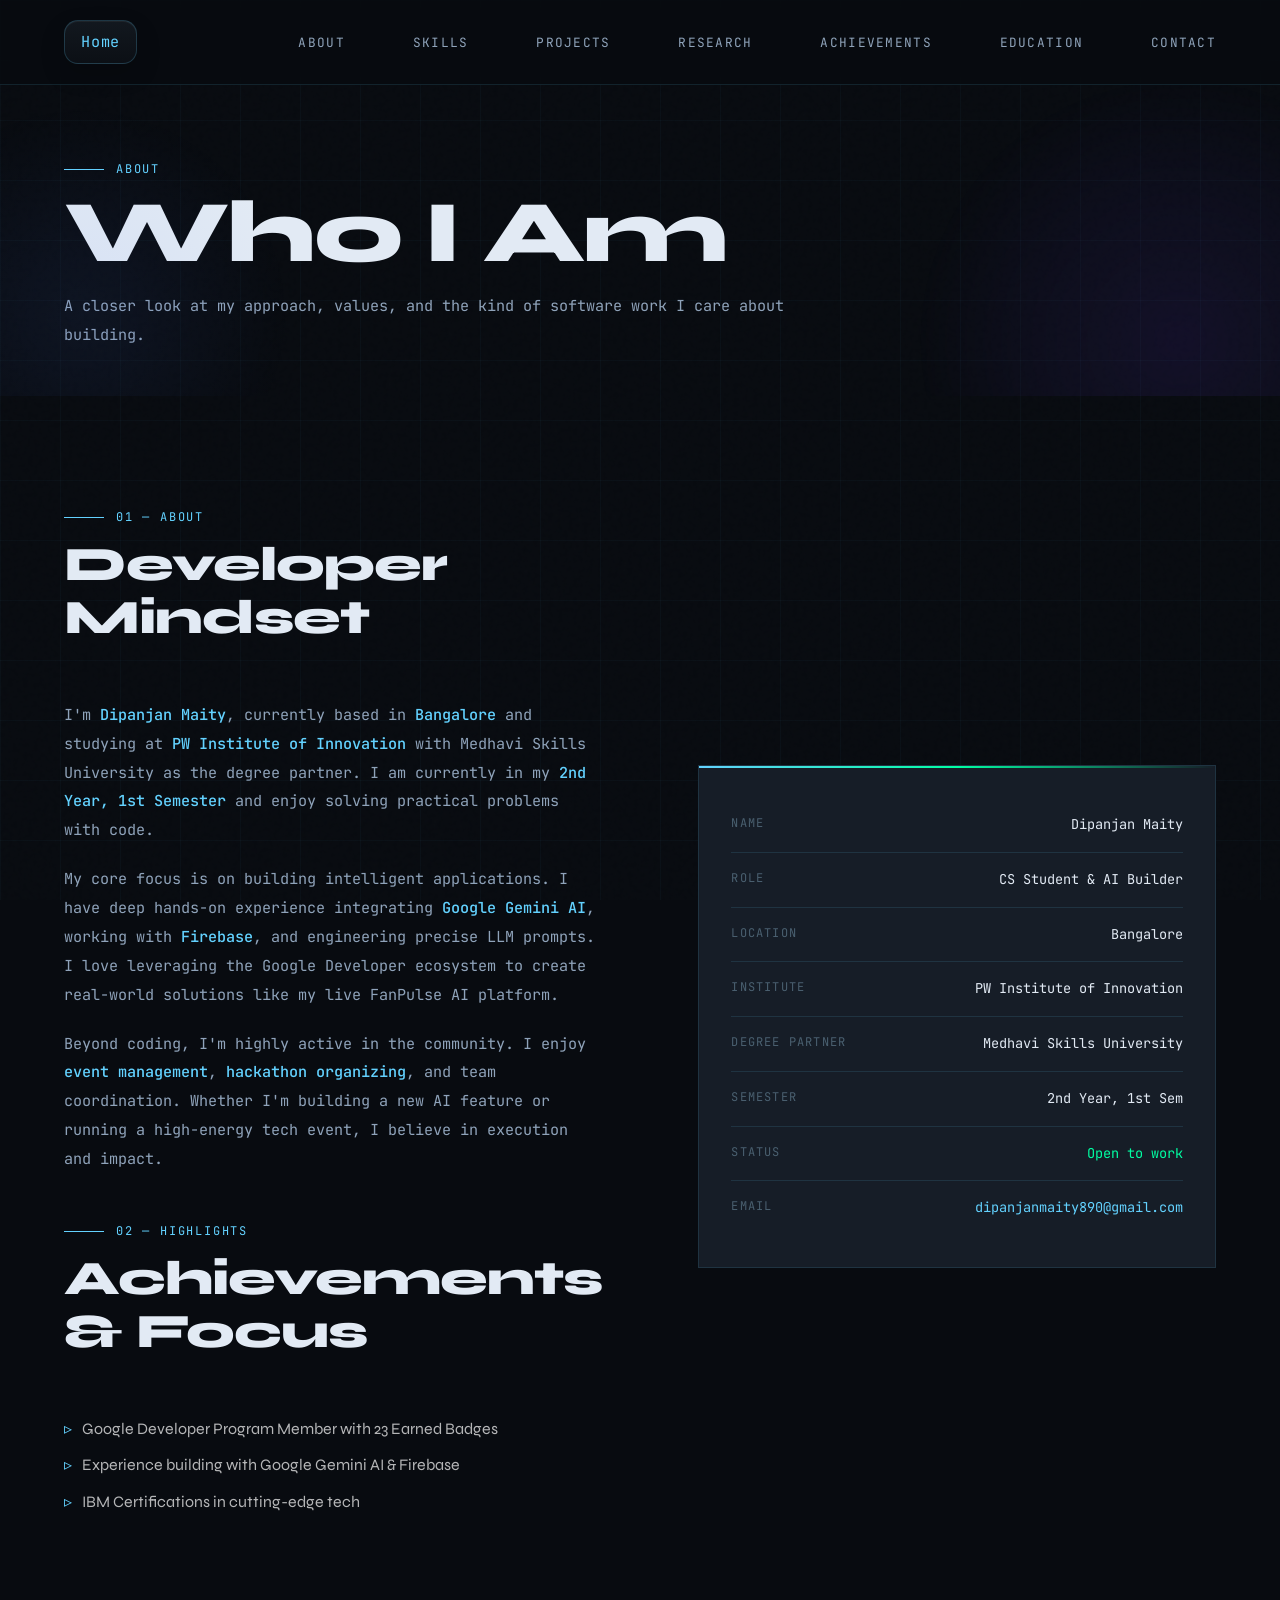
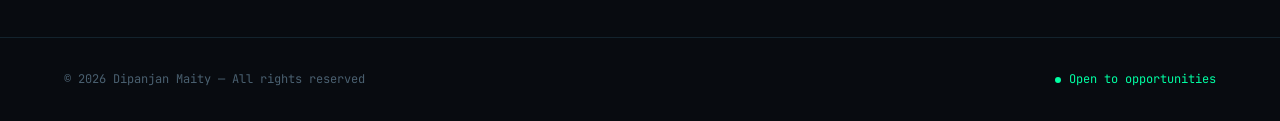
<file: about.html>
<!DOCTYPE html>
<html lang="en">
<head>
<meta charset="UTF-8" />
<meta name="viewport" content="width=device-width, initial-scale=1.0" />
<title>About — Portfolio</title>
<link href="https://fonts.googleapis.com/css2?family=JetBrains+Mono:wght@300;400;500;700&family=Syne:wght@400;600;700;800&display=swap" rel="stylesheet" />
<link rel="stylesheet" href="./src/css/style.css" />
</head>
<body>
<nav>
  <a class="nav-logo" href="./index.html">Home</a>
  <button class="mobile-menu-btn" id="mobile-menu-btn" aria-label="Toggle Menu">
    <svg viewBox="0 0 24 24" width="24" height="24" stroke="currentColor" stroke-width="2" fill="none" stroke-linecap="round" stroke-linejoin="round">
      <line x1="3" y1="12" x2="21" y2="12" class="menu-line-2"></line>
      <line x1="3" y1="6" x2="21" y2="6" class="menu-line-1"></line>
      <line x1="3" y1="18" x2="21" y2="18" class="menu-line-3"></line>
    </svg>
  </button>
  <ul class="nav-links" id="nav-links">
    <li><a href="./about.html">About</a></li>
    <li><a href="./skills.html">Skills</a></li>
    <li><a href="./projects.html">Projects</a></li>
    <li><a href="./research.html">Research</a></li>
    <li><a href="./achievements.html">Achievements</a></li>
    <li><a href="./education.html">Education</a></li>
    <li><a href="./contact.html">Contact</a></li>
  </ul>
</nav>

<section class="subpage-hero">
  <div class="hero-glow"></div>
  <div class="hero-glow2"></div>
  <div class="sec-num">About</div>
  <h1 class="subpage-title">Who I Am</h1>
  <p class="subpage-copy">A closer look at my approach, values, and the kind of software work I care about building.</p>
</section>

<section class="about subpage-section">
  <div class="about-text">
    <div class="sec-header">
      <div class="sec-num">01 — About</div>
      <h2 class="sec-title">Developer Mindset</h2>
    </div>
    <p>
      I'm <strong>Dipanjan Maity</strong>, currently based in <strong>Bangalore</strong> and studying at <strong>PW Institute of Innovation</strong> with <span class="highlight">Medhavi Skills University</span> as the degree partner. I am currently in my <strong>2nd Year, 1st Semester</strong> and enjoy solving practical problems with code.
    </p>
    <p>
      My core focus is on building intelligent applications. I have deep hands-on experience integrating <strong>Google Gemini AI</strong>, working with <strong>Firebase</strong>, and engineering precise LLM prompts. I love leveraging the Google Developer ecosystem to create real-world solutions like my live FanPulse AI platform.
    </p>
    <p>
      Beyond coding, I'm highly active in the community. I enjoy <strong>event management</strong>, <strong>hackathon organizing</strong>, and team coordination. Whether I'm building a new AI feature or running a high-energy tech event, I believe in execution and impact.
    </p>
    
    <div class="sec-header" style="margin-top: 3rem;">
      <div class="sec-num">02 — Highlights</div>
      <h2 class="sec-title">Achievements & Focus</h2>
    </div>
    <ul style="list-style-type: none; padding-left: 0; color: rgba(255, 255, 255, 0.7); line-height: 1.8;">
      <li style="margin-bottom: 0.5rem;"><span style="color: var(--accent); margin-right: 10px;">▹</span>Google Developer Program Member with 23 Earned Badges</li>
      <li style="margin-bottom: 0.5rem;"><span style="color: var(--accent); margin-right: 10px;">▹</span>Experience building with Google Gemini AI & Firebase</li>
      <li style="margin-bottom: 0.5rem;"><span style="color: var(--accent); margin-right: 10px;">▹</span>IBM Certifications in cutting-edge tech</li>
    </ul>
  </div>
  <div class="about-card">
    <div class="about-card-row">
      <span class="about-card-key">Name</span>
      <span class="about-card-val">Dipanjan Maity</span>
    </div>
    <div class="about-card-row">
      <span class="about-card-key">Role</span>
      <span class="about-card-val">CS Student & AI Builder</span>
    </div>
    <div class="about-card-row">
      <span class="about-card-key">Location</span>
      <span class="about-card-val">Bangalore</span>
    </div>
    <div class="about-card-row">
      <span class="about-card-key">Institute</span>
      <span class="about-card-val">PW Institute of Innovation</span>
    </div>
    <div class="about-card-row">
      <span class="about-card-key">Degree Partner</span>
      <span class="about-card-val"><span class="highlight">Medhavi Skills University</span></span>
    </div>
    <div class="about-card-row">
      <span class="about-card-key">Semester</span>
      <span class="about-card-val">2nd Year, 1st Sem</span>
    </div>
    <div class="about-card-row">
      <span class="about-card-key">Status</span>
      <span class="about-card-val" style="color: var(--accent2);">Open to work</span>
    </div>
    <div class="about-card-row">
      <span class="about-card-key">Email</span>
      <span class="about-card-val" style="color: var(--accent);">dipanjanmaity890@gmail.com</span>
    </div>
  </div>
</section>

<footer>
  <p>© 2026 Dipanjan Maity — All rights reserved</p>
  <div class="footer-status">
    <div class="status-dot"></div>
    Open to opportunities
  </div>
</footer>
<script src="./src/js/script.js?v=2"></script>
</body>
</html>
</file>
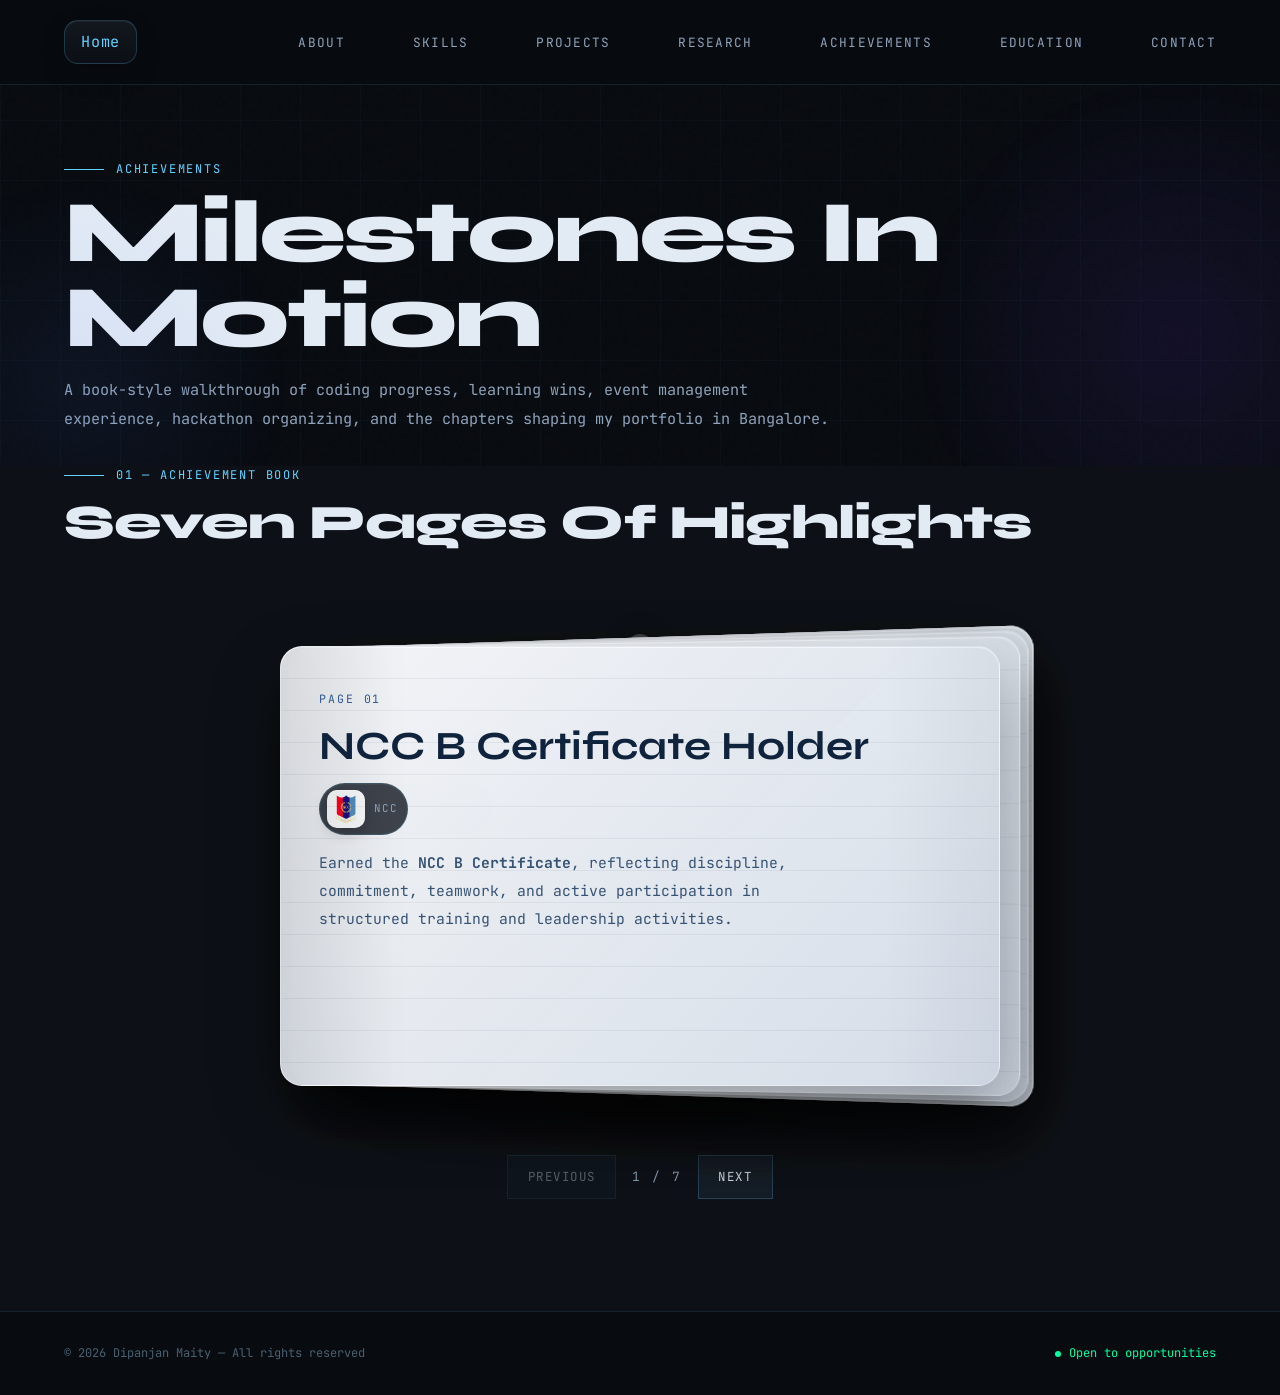
<file: achievements.html>
<!DOCTYPE html>
<html lang="en">
<head>
<meta charset="UTF-8" />
<meta name="viewport" content="width=device-width, initial-scale=1.0" />
<title>Achievements — Portfolio</title>
<link href="https://fonts.googleapis.com/css2?family=JetBrains+Mono:wght@300;400;500;700&family=Syne:wght@400;600;700;800&display=swap" rel="stylesheet" />
<link rel="stylesheet" href="./src/css/style.css" />
</head>
<body>
<nav>
  <a class="nav-logo" href="./index.html">Home</a>
  <button class="mobile-menu-btn" id="mobile-menu-btn" aria-label="Toggle Menu">
    <svg viewBox="0 0 24 24" width="24" height="24" stroke="currentColor" stroke-width="2" fill="none" stroke-linecap="round" stroke-linejoin="round">
      <line x1="3" y1="12" x2="21" y2="12" class="menu-line-2"></line>
      <line x1="3" y1="6" x2="21" y2="6" class="menu-line-1"></line>
      <line x1="3" y1="18" x2="21" y2="18" class="menu-line-3"></line>
    </svg>
  </button>
  <ul class="nav-links" id="nav-links">
    <li><a href="./about.html">About</a></li>
    <li><a href="./skills.html">Skills</a></li>
    <li><a href="./projects.html">Projects</a></li>
    <li><a href="./research.html">Research</a></li>
    <li><a href="./achievements.html">Achievements</a></li>
    <li><a href="./education.html">Education</a></li>
    <li><a href="./contact.html">Contact</a></li>
  </ul>
</nav>

<section class="subpage-hero">
  <div class="hero-glow"></div>
  <div class="hero-glow2"></div>
  <div class="sec-num">Achievements</div>
  <h1 class="subpage-title">Milestones In Motion</h1>
  <p class="subpage-copy">A book-style walkthrough of coding progress, learning wins, event management experience, hackathon organizing, and the chapters shaping my portfolio in Bangalore.</p>
</section>

<section class="book-showcase subpage-section">
  <div class="sec-header">
    <div class="sec-num">01 — Achievement Book</div>
    <h2 class="sec-title">Seven Pages Of Highlights</h2>
  </div>
  <div class="book-slider" data-book-slider>
    <div class="book-slider-shell">
      <article class="book-page" data-book-page>
        <span class="book-page-num">Page 01</span>
        <h3>NCC B Certificate Holder</h3>
        <div class="logo-strip">
          <div class="logo-badge">
            <img class="logo-image" src="./public/logos/ncc-logo.png" alt="National Cadet Corps logo" />
            <span class="logo-name">NCC</span>
          </div>
        </div>
        <p>Earned the <strong>NCC B Certificate</strong>, reflecting discipline, commitment, teamwork, and active participation in structured training and leadership activities.</p>
      </article>
      <article class="book-page" data-book-page>
        <span class="book-page-num">Page 02</span>
        <h3>Scout And Guide Rover</h3>
        <div class="logo-strip">
          <div class="logo-badge">
            <img class="logo-image" src="./public/logos/scout-guide-emblem.png" alt="Scout and Guide logo" />
            <span class="logo-name">Scout & Guide</span>
          </div>
        </div>
        <p>Worked as a <strong>Scout and Guide Rover</strong>, gaining experience in service, responsibility, collaboration, discipline, and community-focused activity.</p>
      </article>
      <article class="book-page" data-book-page>
        <span class="book-page-num">Page 03</span>
        <h3>Tata Scholar</h3>
        <p>Recognized as a <strong>Tata Scholar</strong>, marking an important academic and merit-based achievement in my student journey.</p>
      </article>
      <article class="book-page" data-book-page>
        <span class="book-page-num">Page 04</span>
        <h3>National Level Representation</h3>
        <div class="logo-strip">
          <div class="logo-badge">
            <img class="logo-image" src="./public/logos/jnv-logo.jpg" alt="Jawahar Navodaya Vidyalaya logo" />
            <span class="logo-name">School Representation</span>
          </div>
        </div>
        <p>Represented my school at the <strong>national level</strong>, a milestone that strengthened confidence, exposure, and the ability to perform beyond local competition.</p>
      </article>
      <article class="book-page" data-book-page>
        <span class="book-page-num">Page 05</span>
        <h3>Event Management</h3>
        <p>Actively contributed to <strong>event management</strong>, helping with planning, coordination, and execution while improving leadership and teamwork.</p>
      </article>
      <article class="book-page" data-book-page>
        <span class="book-page-num">Page 06</span>
        <h3>Event Management & Hackathons</h3>
        <p>Worked in <strong>hackathon organizing</strong> and event execution, building strong skills in coordination, communication, deadline handling, and smooth team collaboration.</p>
      </article>
      <article class="book-page" data-book-page>
        <span class="book-page-num">Page 07</span>
        <h3>What Comes Next</h3>
        <p>The next target is to add stronger technical achievements to these existing leadership and academic milestones through projects, coding progress, and real-world impact.</p>
      </article>
    </div>
    <div class="book-slider-controls">
      <button class="book-slider-btn" type="button" data-book-prev>Previous</button>
      <div class="book-slider-status"><span data-book-current>1</span> / <span data-book-total>7</span></div>
      <button class="book-slider-btn" type="button" data-book-next>Next</button>
    </div>
  </div>
</section>

<footer>
  <p>© 2026 Dipanjan Maity — All rights reserved</p>
  <div class="footer-status">
    <div class="status-dot"></div>
    Open to opportunities
  </div>
</footer>
<script src="./src/js/script.js?v=2"></script>
</body>
</html>
</file>
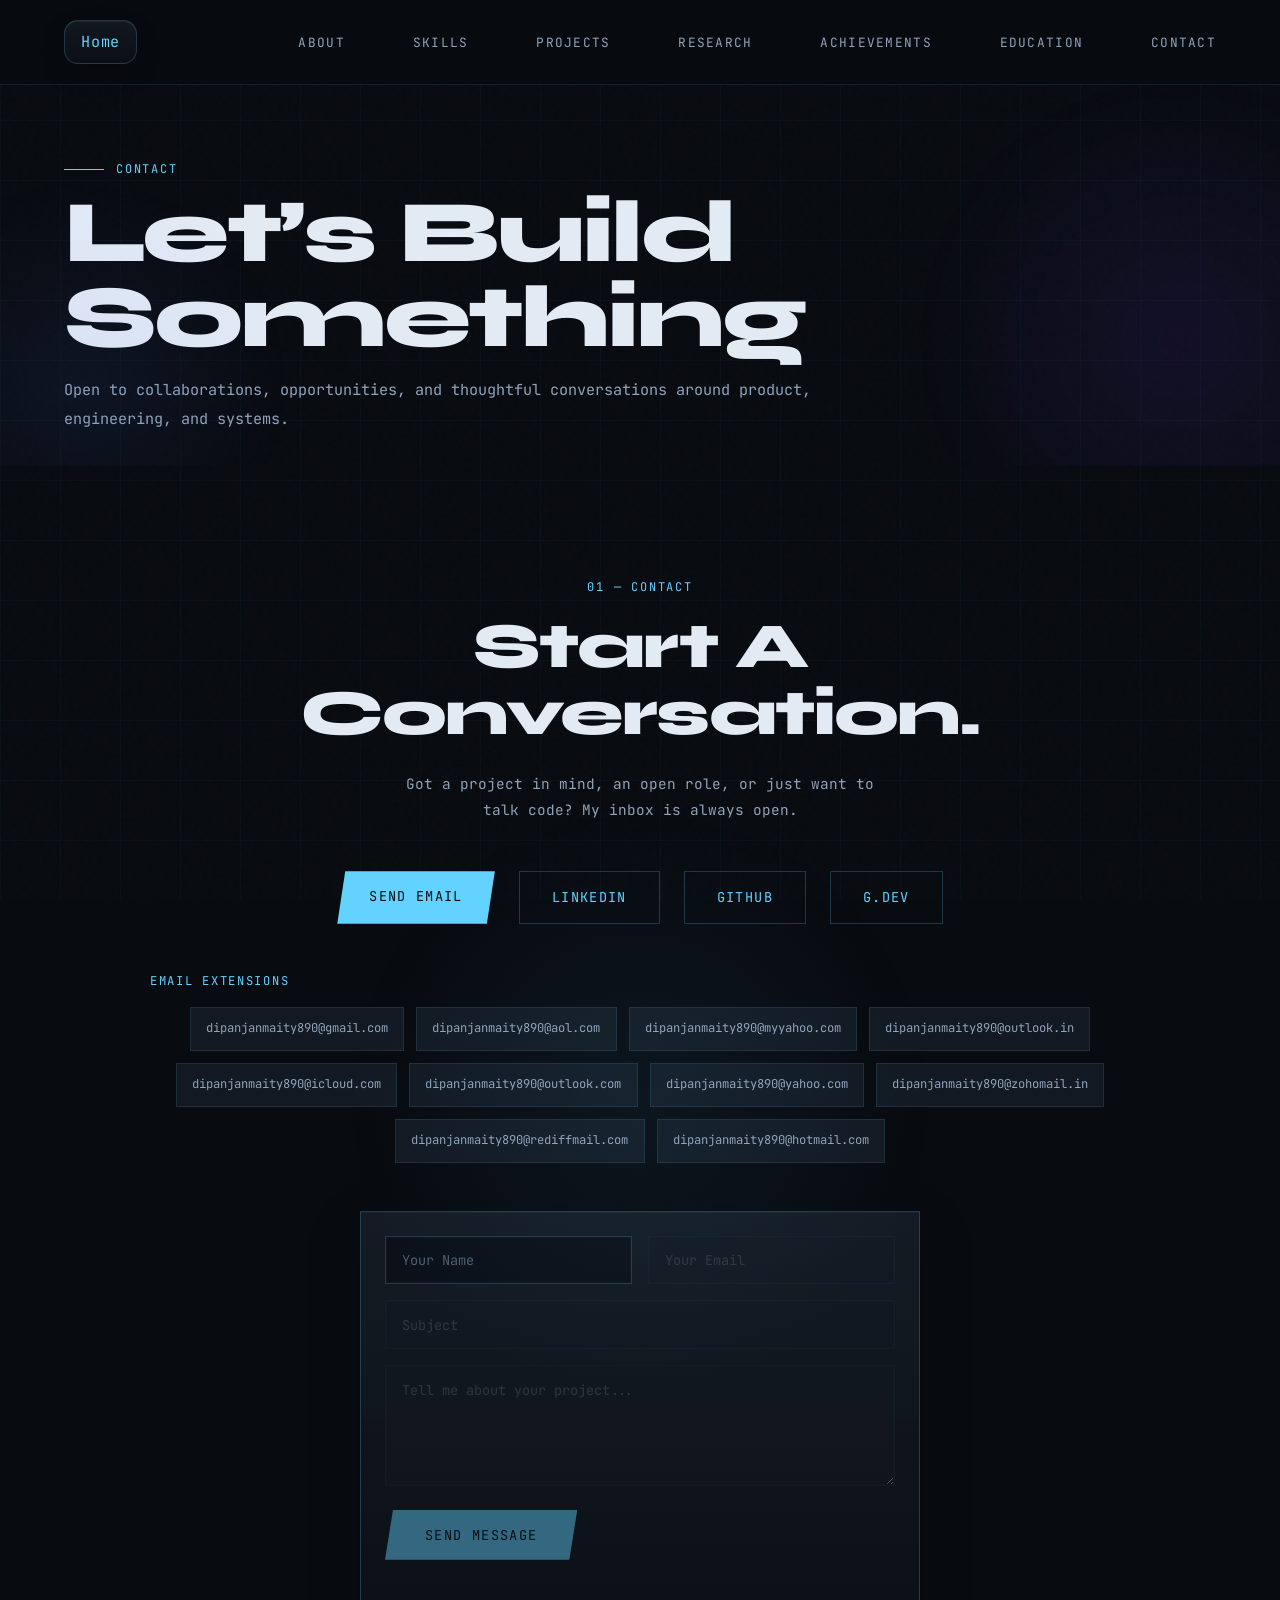
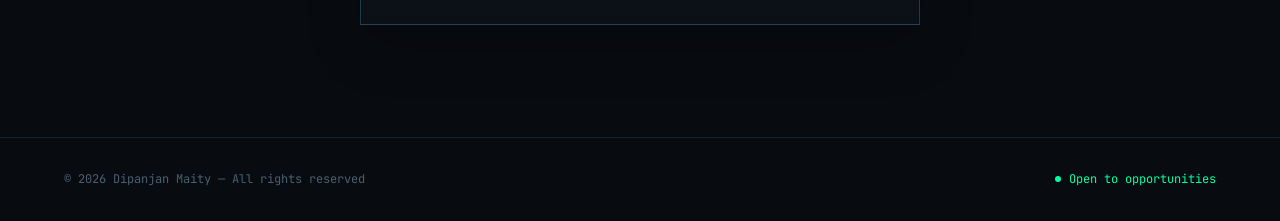
<file: contact.html>
<!DOCTYPE html>
<html lang="en">
<head>
<meta charset="UTF-8" />
<meta name="viewport" content="width=device-width, initial-scale=1.0" />
<title>Contact — Portfolio</title>
<link href="https://fonts.googleapis.com/css2?family=JetBrains+Mono:wght@300;400;500;700&family=Syne:wght@400;600;700;800&display=swap" rel="stylesheet" />
<link rel="stylesheet" href="./src/css/style.css" />
</head>
<body>
<nav>
  <a class="nav-logo" href="./index.html">Home</a>
  <button class="mobile-menu-btn" id="mobile-menu-btn" aria-label="Toggle Menu">
    <svg viewBox="0 0 24 24" width="24" height="24" stroke="currentColor" stroke-width="2" fill="none" stroke-linecap="round" stroke-linejoin="round">
      <line x1="3" y1="12" x2="21" y2="12" class="menu-line-2"></line>
      <line x1="3" y1="6" x2="21" y2="6" class="menu-line-1"></line>
      <line x1="3" y1="18" x2="21" y2="18" class="menu-line-3"></line>
    </svg>
  </button>
  <ul class="nav-links" id="nav-links">
    <li><a href="./about.html">About</a></li>
    <li><a href="./skills.html">Skills</a></li>
    <li><a href="./projects.html">Projects</a></li>
    <li><a href="./research.html">Research</a></li>
    <li><a href="./achievements.html">Achievements</a></li>
    <li><a href="./education.html">Education</a></li>
    <li><a href="./contact.html">Contact</a></li>
  </ul>
</nav>

<section class="subpage-hero">
  <div class="hero-glow"></div>
  <div class="hero-glow2"></div>
  <div class="sec-num">Contact</div>
  <h1 class="subpage-title">Let’s Build Something</h1>
  <p class="subpage-copy">Open to collaborations, opportunities, and thoughtful conversations around product, engineering, and systems.</p>
</section>

<section class="contact subpage-section">
  <div class="contact-glow"></div>
  <div class="contact-tag">01 — Contact</div>
  <h2 class="contact-headline">Start A<br>Conversation.</h2>
  <p class="contact-sub">
    Got a project in mind, an open role, or just want to talk code?
    My inbox is always open.
  </p>
  <div class="contact-links">
    <a href="mailto:dipanjanmaity890@gmail.com" class="btn-primary">Send Email</a>
    <a href="https://www.linkedin.com/in/dipanjan-maity-bangaluru/" class="btn-outline" target="_blank" rel="noreferrer">LinkedIn</a>
    <a href="https://github.com/dipanjanmaity890" class="btn-outline" target="_blank" rel="noreferrer">GitHub</a>
    <a href="https://g.dev/DIPANJANMAITY" class="btn-outline" target="_blank" rel="noreferrer">g.dev</a>
  </div>
  <div class="contact-email-bank">
    <div class="contact-email-bank-title">Email Extensions</div>
    <div class="contact-email-grid">
      <a class="contact-email-pill" href="mailto:dipanjanmaity890@gmail.com">dipanjanmaity890@gmail.com</a>
      <a class="contact-email-pill" href="mailto:dipanjanmaity890@aol.com">dipanjanmaity890@aol.com</a>
      <a class="contact-email-pill" href="mailto:dipanjanmaity890@myyahoo.com">dipanjanmaity890@myyahoo.com</a>
      <a class="contact-email-pill" href="mailto:dipanjanmaity890@outlook.in">dipanjanmaity890@outlook.in</a>
      <a class="contact-email-pill" href="mailto:dipanjanmaity890@icloud.com">dipanjanmaity890@icloud.com</a>
      <a class="contact-email-pill" href="mailto:dipanjanmaity890@outlook.com">dipanjanmaity890@outlook.com</a>
      <a class="contact-email-pill" href="mailto:dipanjanmaity890@yahoo.com">dipanjanmaity890@yahoo.com</a>
      <a class="contact-email-pill" href="mailto:dipanjanmaity890@zohomail.in">dipanjanmaity890@zohomail.in</a>
      <a class="contact-email-pill" href="mailto:dipanjanmaity890@rediffmail.com">dipanjanmaity890@rediffmail.com</a>
      <a class="contact-email-pill" href="mailto:dipanjanmaity890@hotmail.com">dipanjanmaity890@hotmail.com</a>
    </div>
  </div>
  <form class="contact-form" data-progressive-form onsubmit="return false">
    <input type="hidden" name="access_key" value="ea5d18f2-1068-4726-a9e2-a95125356d1a" />
    <input type="hidden" name="subject" value="New portfolio contact message" />
    <input type="hidden" name="from_name" value="Dipanjan Portfolio" />
    <input type="checkbox" name="botcheck" class="contact-botcheck" tabindex="-1" autocomplete="off" />
    <div class="form-row">
      <div class="form-field"><input type="text" name="name" placeholder="Your Name" data-step-field /></div>
      <div class="form-field"><input type="email" name="email" placeholder="Your Email" data-step-field disabled /></div>
    </div>
    <div class="form-field"><input type="text" name="topic" placeholder="Subject" data-step-field disabled /></div>
    <div class="form-field"><textarea rows="5" name="message" placeholder="Tell me about your project..." data-step-field disabled></textarea></div>
    <button class="form-submit" type="submit" disabled>Send Message</button>
    <p class="contact-form-status" data-form-status aria-live="polite"></p>
  </form>
</section>

<footer>
  <p>© 2026 Dipanjan Maity — All rights reserved</p>
  <div class="footer-status">
    <div class="status-dot"></div>
    Open to opportunities
  </div>
</footer>
<script src="./src/js/script.js?v=2"></script>
</body>
</html>
</file>
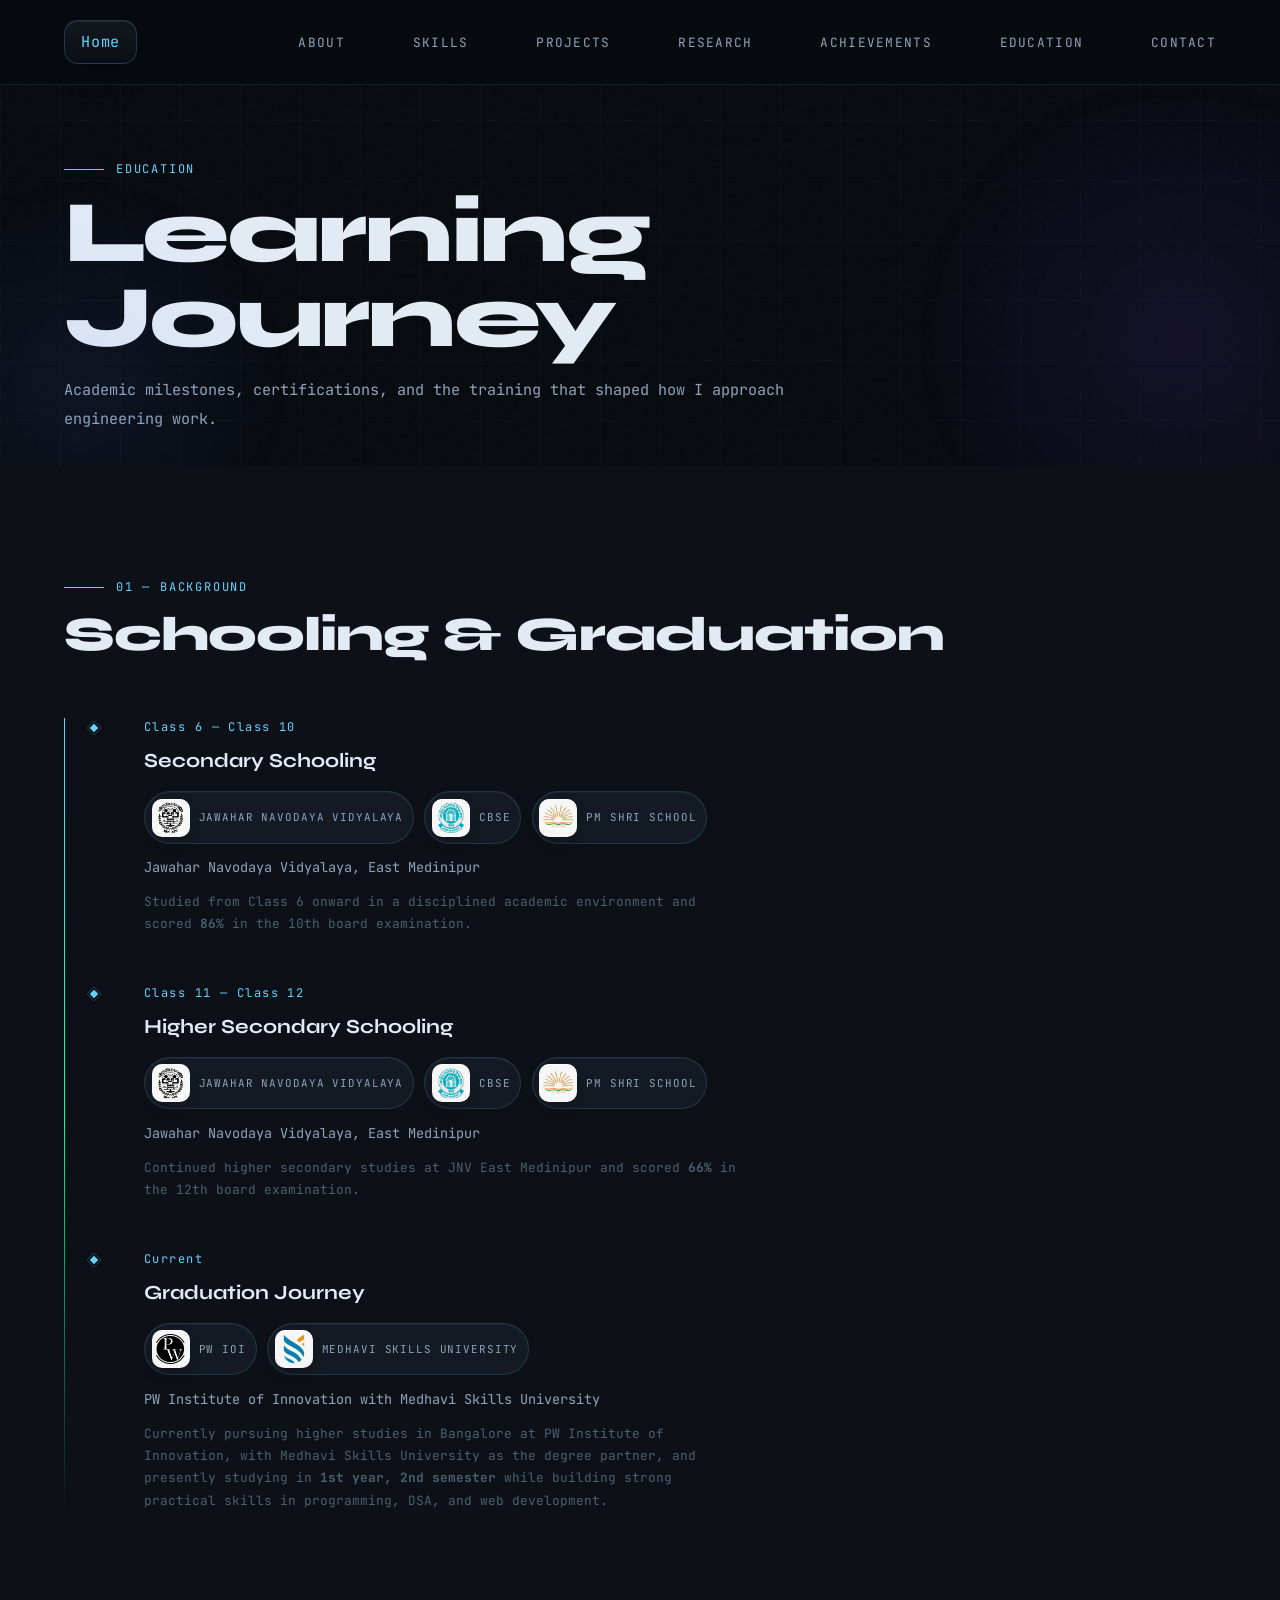
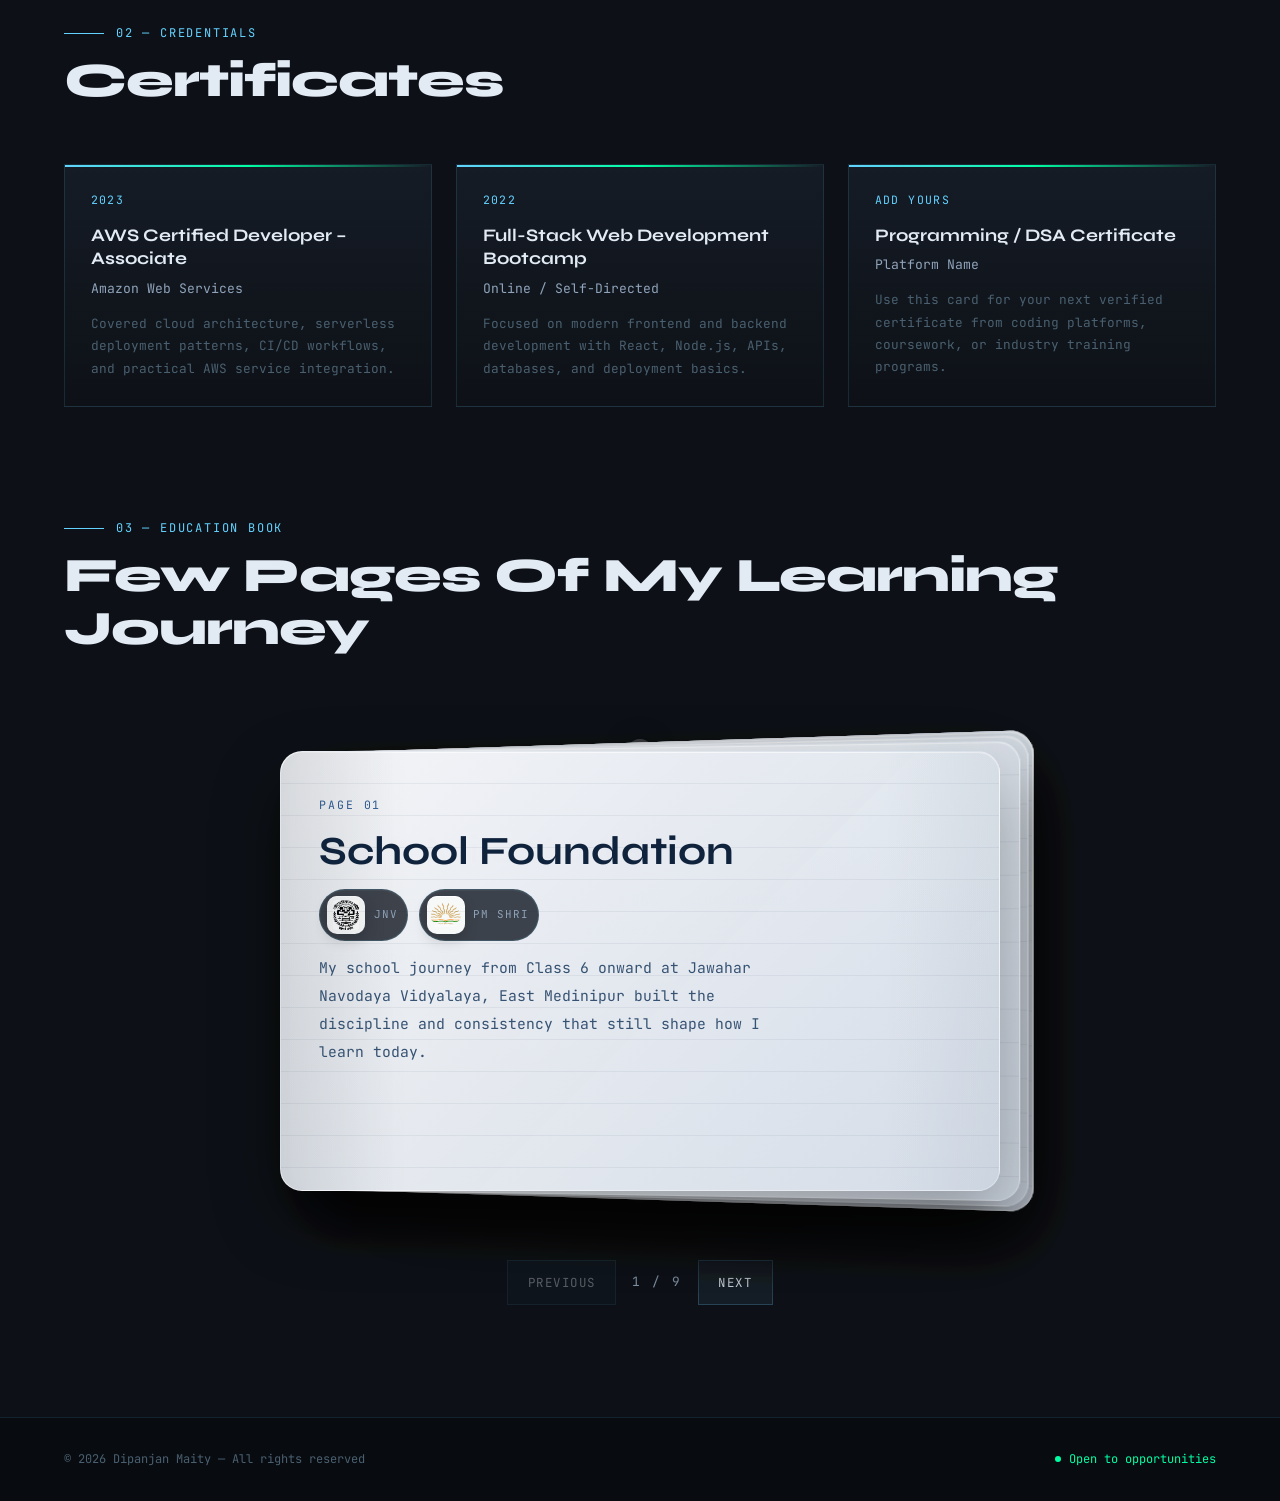
<file: education.html>
<!DOCTYPE html>
<html lang="en">
<head>
<meta charset="UTF-8" />
<meta name="viewport" content="width=device-width, initial-scale=1.0" />
<title>Education — Portfolio</title>
<link href="https://fonts.googleapis.com/css2?family=JetBrains+Mono:wght@300;400;500;700&family=Syne:wght@400;600;700;800&display=swap" rel="stylesheet" />
<link rel="stylesheet" href="./src/css/style.css" />
</head>
<body>
<nav>
  <a class="nav-logo" href="./index.html">Home</a>
  <button class="mobile-menu-btn" id="mobile-menu-btn" aria-label="Toggle Menu">
    <svg viewBox="0 0 24 24" width="24" height="24" stroke="currentColor" stroke-width="2" fill="none" stroke-linecap="round" stroke-linejoin="round">
      <line x1="3" y1="12" x2="21" y2="12" class="menu-line-2"></line>
      <line x1="3" y1="6" x2="21" y2="6" class="menu-line-1"></line>
      <line x1="3" y1="18" x2="21" y2="18" class="menu-line-3"></line>
    </svg>
  </button>
  <ul class="nav-links" id="nav-links">
    <li><a href="./about.html">About</a></li>
    <li><a href="./skills.html">Skills</a></li>
    <li><a href="./projects.html">Projects</a></li>
    <li><a href="./research.html">Research</a></li>
    <li><a href="./achievements.html">Achievements</a></li>
    <li><a href="./education.html">Education</a></li>
    <li><a href="./contact.html">Contact</a></li>
  </ul>
</nav>

<section class="subpage-hero">
  <div class="hero-glow"></div>
  <div class="hero-glow2"></div>
  <div class="sec-num">Education</div>
  <h1 class="subpage-title">Learning Journey</h1>
  <p class="subpage-copy">Academic milestones, certifications, and the training that shaped how I approach engineering work.</p>
</section>

<section class="education subpage-section">
  <div class="sec-header">
    <div class="sec-num">01 — Background</div>
    <h2 class="sec-title">Schooling & Graduation</h2>
  </div>
  <div class="edu-timeline">
    <div class="edu-item">
      <div class="edu-dot"></div>
      <div class="edu-year">Class 6 — Class 10</div>
      <div class="edu-degree">Secondary Schooling</div>
      <div class="logo-strip">
        <div class="logo-badge">
          <img class="logo-image" src="./public/logos/jnv-logo.jpg" alt="Jawahar Navodaya Vidyalaya logo" />
          <span class="logo-name">Jawahar Navodaya Vidyalaya</span>
        </div>
        <div class="logo-badge">
          <img class="logo-image" src="./public/logos/cbse-logo.png" alt="CBSE logo" />
          <span class="logo-name">CBSE</span>
        </div>
        <div class="logo-badge">
          <img class="logo-image" src="./public/logos/pm-shri-logo.svg" alt="PM Shri logo" />
          <span class="logo-name">PM Shri School</span>
        </div>
      </div>
      <div class="edu-school">Jawahar Navodaya Vidyalaya, East Medinipur</div>
      <div class="edu-desc">Studied from Class 6 onward in a disciplined academic environment and scored <strong>86%</strong> in the 10th board examination.</div>
    </div>

    <div class="edu-item">
      <div class="edu-dot"></div>
      <div class="edu-year">Class 11 — Class 12</div>
      <div class="edu-degree">Higher Secondary Schooling</div>
      <div class="logo-strip">
        <div class="logo-badge">
          <img class="logo-image" src="./public/logos/jnv-logo.jpg" alt="Jawahar Navodaya Vidyalaya logo" />
          <span class="logo-name">Jawahar Navodaya Vidyalaya</span>
        </div>
        <div class="logo-badge">
          <img class="logo-image" src="./public/logos/cbse-logo.png" alt="CBSE logo" />
          <span class="logo-name">CBSE</span>
        </div>
        <div class="logo-badge">
          <img class="logo-image" src="./public/logos/pm-shri-logo.svg" alt="PM Shri logo" />
          <span class="logo-name">PM Shri School</span>
        </div>
      </div>
      <div class="edu-school">Jawahar Navodaya Vidyalaya, East Medinipur</div>
      <div class="edu-desc">Continued higher secondary studies at JNV East Medinipur and scored <strong>66%</strong> in the 12th board examination.</div>
    </div>

    <div class="edu-item">
      <div class="edu-dot"></div>
      <div class="edu-year">Current</div>
      <div class="edu-degree">Graduation Journey</div>
      <div class="logo-strip">
        <div class="logo-badge">
          <img class="logo-image" src="./public/logos/pw-ioi-logo.png" alt="PW IOI logo" />
          <span class="logo-name">PW IOI</span>
        </div>
        <div class="logo-badge">
          <img class="logo-image" src="./public/logos/msu-logo.png" alt="Medhavi Skills University logo" />
          <span class="logo-name">Medhavi Skills University</span>
        </div>
      </div>
      <div class="edu-school">PW Institute of Innovation with <span class="highlight">Medhavi Skills University</span></div>
      <div class="edu-desc">Currently pursuing higher studies in Bangalore at PW Institute of Innovation, with <span class="highlight">Medhavi Skills University</span> as the degree partner, and presently studying in <strong>1st year, 2nd semester</strong> while building strong practical skills in programming, DSA, and web development.</div>
    </div>
  </div>
</section>

<section class="education-certificates">
  <div class="sec-header">
    <div class="sec-num">02 — Credentials</div>
    <h2 class="sec-title">Certificates</h2>
  </div>
  <div class="cert-grid">
    <div class="cert-card">
      <div class="cert-year">2023</div>
      <h3 class="cert-title">AWS Certified Developer – Associate</h3>
      <div class="cert-org">Amazon Web Services</div>
      <p class="cert-desc">Covered cloud architecture, serverless deployment patterns, CI/CD workflows, and practical AWS service integration.</p>
    </div>

    <div class="cert-card">
      <div class="cert-year">2022</div>
      <h3 class="cert-title">Full-Stack Web Development Bootcamp</h3>
      <div class="cert-org">Online / Self-Directed</div>
      <p class="cert-desc">Focused on modern frontend and backend development with React, Node.js, APIs, databases, and deployment basics.</p>
    </div>

    <div class="cert-card">
      <div class="cert-year">Add Yours</div>
      <h3 class="cert-title">Programming / DSA Certificate</h3>
      <div class="cert-org">Platform Name</div>
      <p class="cert-desc">Use this card for your next verified certificate from coding platforms, coursework, or industry training programs.</p>
    </div>
  </div>
</section>

<section class="book-showcase">
  <div class="sec-header">
    <div class="sec-num">03 — Education Book</div>
    <h2 class="sec-title">Few Pages Of My Learning Journey</h2>
  </div>
  <div class="book-slider" data-book-slider>
    <div class="book-slider-shell">
      <article class="book-page" data-book-page>
        <span class="book-page-num">Page 01</span>
        <h3>School Foundation</h3>
        <div class="logo-strip">
          <div class="logo-badge">
            <img class="logo-image" src="./public/logos/jnv-logo.jpg" alt="Jawahar Navodaya Vidyalaya logo" />
            <span class="logo-name">JNV</span>
          </div>
          <div class="logo-badge">
            <img class="logo-image" src="./public/logos/pm-shri-logo.svg" alt="PM Shri logo" />
            <span class="logo-name">PM Shri</span>
          </div>
        </div>
        <p>My school journey from Class 6 onward at Jawahar Navodaya Vidyalaya, East Medinipur built the discipline and consistency that still shape how I learn today.</p>
      </article>
      <article class="book-page" data-book-page>
        <span class="book-page-num">Page 02</span>
        <h3>10th Milestone</h3>
        <p>I completed my 10th standard with <strong>86%</strong>, which became one of the early academic milestones that strengthened my confidence.</p>
      </article>
      <article class="book-page" data-book-page>
        <span class="book-page-num">Page 03</span>
        <h3>12th Milestone</h3>
        <p>I completed my 12th standard with <strong>66%</strong>, continuing my academic journey while becoming more serious about my technical direction.</p>
      </article>
      <article class="book-page" data-book-page>
        <span class="book-page-num">Page 04</span>
        <h3>Current Institute</h3>
        <div class="logo-strip">
          <div class="logo-badge">
            <img class="logo-image" src="./public/logos/pw-ioi-logo.png" alt="PW IOI logo" />
            <span class="logo-name">PW IOI</span>
          </div>
        </div>
        <p>I am currently studying at <strong>PW Institute of Innovation</strong> in <strong>Bangalore</strong>, where I am focusing on practical learning and skill-based growth.</p>
      </article>
      <article class="book-page" data-book-page>
        <span class="book-page-num">Page 05</span>
        <h3>Degree Partnership</h3>
        <div class="logo-strip">
          <div class="logo-badge">
            <img class="logo-image" src="./public/logos/msu-logo.png" alt="Medhavi Skills University logo" />
            <span class="logo-name">MSU</span>
          </div>
        </div>
        <p>My degree path is partnered with <strong class="highlight">Medhavi Skills University</strong>, connecting academic structure with practical industry-oriented learning.</p>
      </article>
      <article class="book-page" data-book-page>
        <span class="book-page-num">Page 06</span>
        <h3>1st Year, 1st Semester</h3>
        <p>Completed my <strong>1st Year, 1st Semester</strong> with a solid academic foundation, achieving an SGPA of <strong>7.8</strong>.</p>
      </article>
      <article class="book-page" data-book-page>
        <span class="book-page-num">Page 07</span>
        <h3>1st Year, 2nd Semester</h3>
        <p>Completed my <strong>1st Year, 2nd Semester</strong>, expanding my skill set and working on practical projects, achieving an SGPA of <strong>6.9</strong>.</p>
      </article>
      <article class="book-page" data-book-page>
        <span class="book-page-num">Page 08</span>
        <h3>Current: 2nd Year, 1st Sem</h3>
        <p>I am currently in my <strong>2nd Year, 1st Semester</strong>, using this stage to build stronger fundamentals, practical projects, and industry-ready habits.</p>
      </article>
      <article class="book-page" data-book-page>
        <span class="book-page-num">Page 09</span>
        <h3>Next Chapter</h3>
        <p>The next chapter is about turning my current learning into stronger projects, better problem solving, and more real-world engineering confidence.</p>
      </article>
    </div>
    <div class="book-slider-controls">
      <button class="book-slider-btn" type="button" data-book-prev>Previous</button>
      <div class="book-slider-status"><span data-book-current>1</span> / <span data-book-total>9</span></div>
      <button class="book-slider-btn" type="button" data-book-next>Next</button>
    </div>
  </div>
</section>

<footer>
  <p>© 2026 Dipanjan Maity — All rights reserved</p>
  <div class="footer-status">
    <div class="status-dot"></div>
    Open to opportunities
  </div>
</footer>
<script src="./src/js/script.js?v=2"></script>
</body>
</html>
</file>
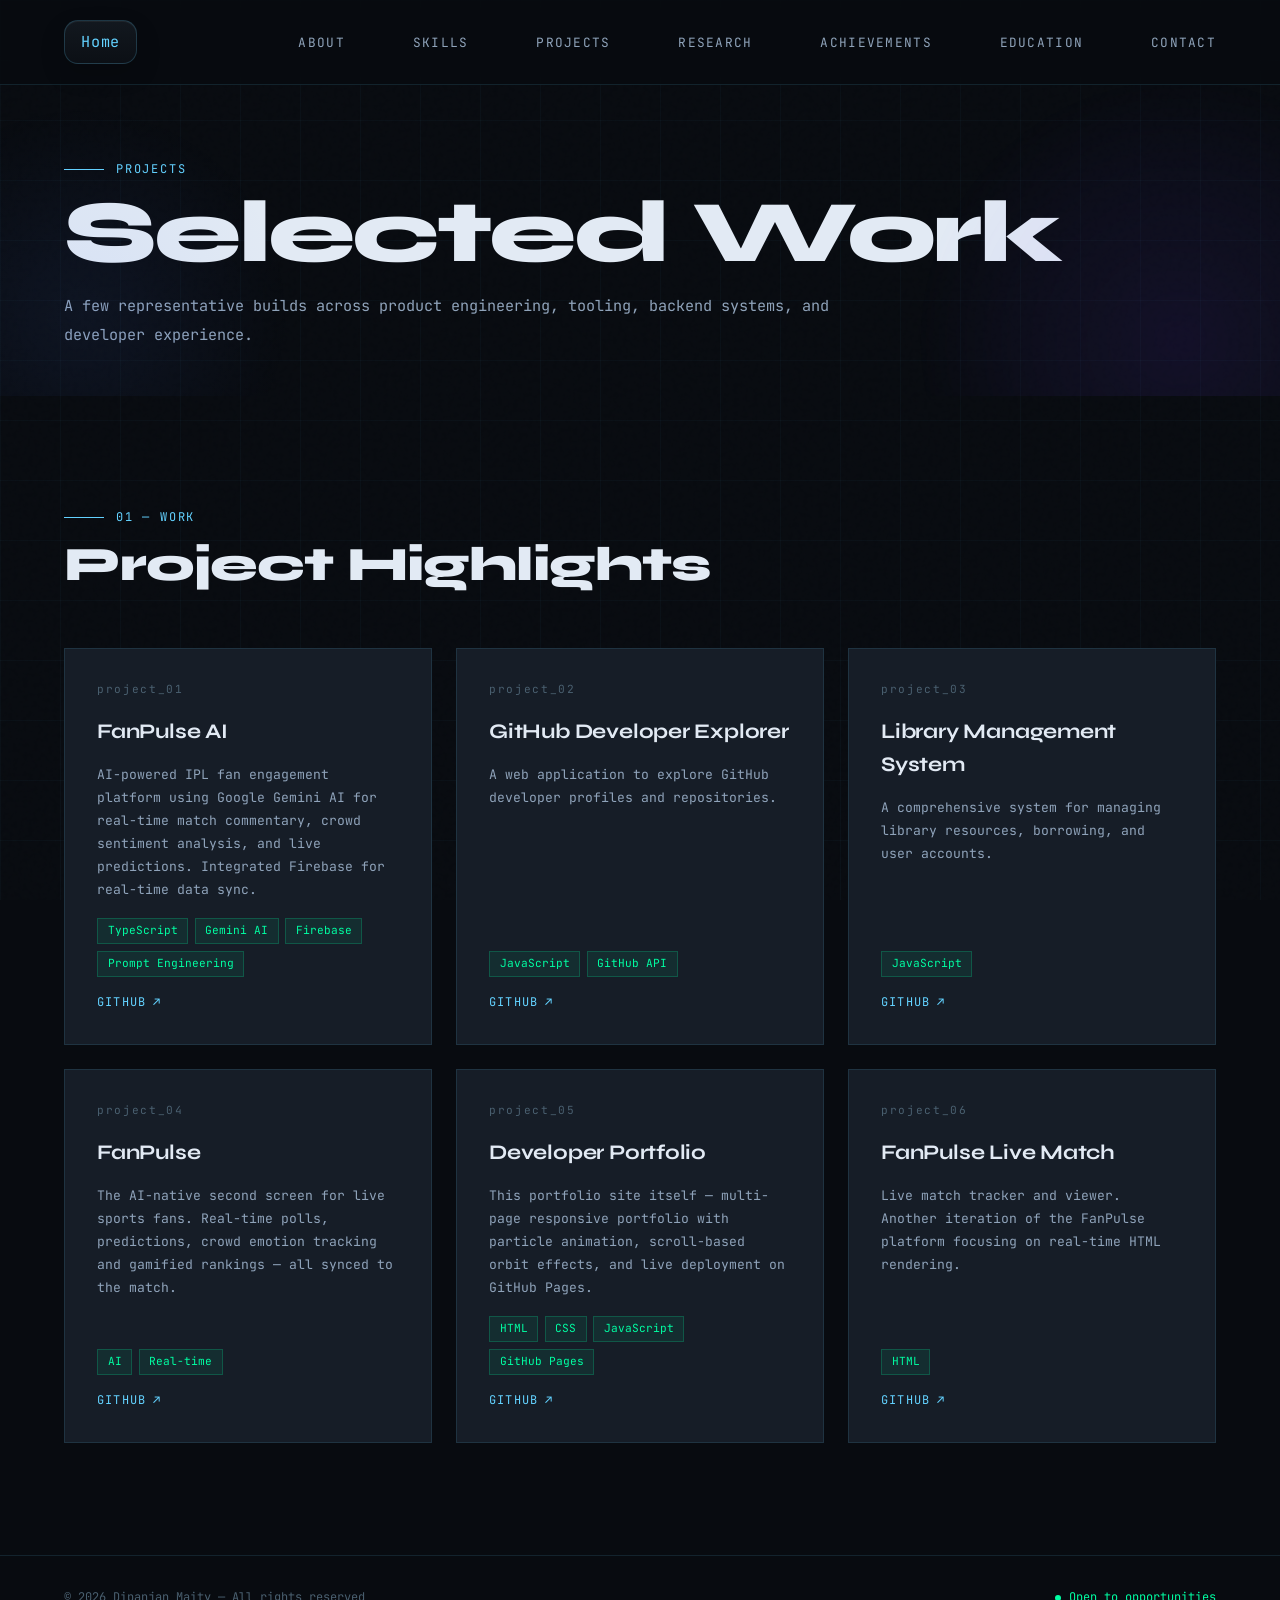
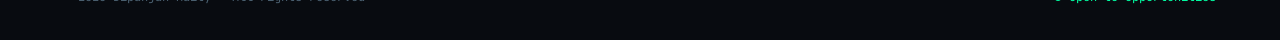
<file: projects.html>
<!DOCTYPE html>
<html lang="en">
<head>
<meta charset="UTF-8" />
<meta name="viewport" content="width=device-width, initial-scale=1.0" />
<title>Projects — Portfolio</title>
<link href="https://fonts.googleapis.com/css2?family=JetBrains+Mono:wght@300;400;500;700&family=Syne:wght@400;600;700;800&display=swap" rel="stylesheet" />
<link rel="stylesheet" href="./src/css/style.css" />
</head>
<body>
<nav>
  <a class="nav-logo" href="./index.html">Home</a>
  <button class="mobile-menu-btn" id="mobile-menu-btn" aria-label="Toggle Menu">
    <svg viewBox="0 0 24 24" width="24" height="24" stroke="currentColor" stroke-width="2" fill="none" stroke-linecap="round" stroke-linejoin="round">
      <line x1="3" y1="12" x2="21" y2="12" class="menu-line-2"></line>
      <line x1="3" y1="6" x2="21" y2="6" class="menu-line-1"></line>
      <line x1="3" y1="18" x2="21" y2="18" class="menu-line-3"></line>
    </svg>
  </button>
  <ul class="nav-links" id="nav-links">
    <li><a href="./about.html">About</a></li>
    <li><a href="./skills.html">Skills</a></li>
    <li><a href="./projects.html">Projects</a></li>
    <li><a href="./research.html">Research</a></li>
    <li><a href="./achievements.html">Achievements</a></li>
    <li><a href="./education.html">Education</a></li>
    <li><a href="./contact.html">Contact</a></li>
  </ul>
</nav>

<section class="subpage-hero">
  <div class="hero-glow"></div>
  <div class="hero-glow2"></div>
  <div class="sec-num">Projects</div>
  <h1 class="subpage-title">Selected Work</h1>
  <p class="subpage-copy">A few representative builds across product engineering, tooling, backend systems, and developer experience.</p>
</section>

<section class="projects subpage-section">
  <div class="sec-header">
    <div class="sec-num">01 — Work</div>
    <h2 class="sec-title">Project Highlights</h2>
  </div>
  <div class="projects-grid">
    <div class="project-card">
      <div class="project-num">project_01</div>
      <h3 class="project-title">FanPulse AI</h3>
      <p class="project-desc">AI-powered IPL fan engagement platform using Google Gemini AI for real-time match commentary, crowd sentiment analysis, and live predictions. Integrated Firebase for real-time data sync.</p>
      <div class="project-stack">
        <span class="project-tag">TypeScript</span>
        <span class="project-tag">Gemini AI</span>
        <span class="project-tag">Firebase</span>
        <span class="project-tag">Prompt Engineering</span>
      </div>
      <div class="project-links">
        <a href="https://github.com/dipanjanmaity890/fanpulse-2" class="project-link" target="_blank" rel="noreferrer">GitHub</a>
      </div>
    </div>

    <div class="project-card">
      <div class="project-num">project_02</div>
      <h3 class="project-title">GitHub Developer Explorer</h3>
      <p class="project-desc">A web application to explore GitHub developer profiles and repositories.</p>
      <div class="project-stack">
        <span class="project-tag">JavaScript</span>
        <span class="project-tag">GitHub API</span>
      </div>
      <div class="project-links">
        <a href="https://github.com/dipanjanmaity890/GitHub-Developer-Explorer" class="project-link" target="_blank" rel="noreferrer">GitHub</a>
      </div>
    </div>

    <div class="project-card">
      <div class="project-num">project_03</div>
      <h3 class="project-title">Library Management System</h3>
      <p class="project-desc">A comprehensive system for managing library resources, borrowing, and user accounts.</p>
      <div class="project-stack">
        <span class="project-tag">JavaScript</span>
      </div>
      <div class="project-links">
        <a href="https://github.com/dipanjanmaity890/Library-Management-System" class="project-link" target="_blank" rel="noreferrer">GitHub</a>
      </div>
    </div>

    <div class="project-card">
      <div class="project-num">project_04</div>
      <h3 class="project-title">FanPulse</h3>
      <p class="project-desc">The AI-native second screen for live sports fans. Real-time polls, predictions, crowd emotion tracking and gamified rankings — all synced to the match.</p>
      <div class="project-stack">
        <span class="project-tag">AI</span>
        <span class="project-tag">Real-time</span>
      </div>
      <div class="project-links">
        <a href="https://github.com/dipanjanmaity890/super-duper" class="project-link" target="_blank" rel="noreferrer">GitHub</a>
      </div>
    </div>

    <div class="project-card">
      <div class="project-num">project_05</div>
      <h3 class="project-title">Developer Portfolio</h3>
      <p class="project-desc">This portfolio site itself — multi-page responsive portfolio with particle animation, scroll-based orbit effects, and live deployment on GitHub Pages.</p>
      <div class="project-stack">
        <span class="project-tag">HTML</span>
        <span class="project-tag">CSS</span>
        <span class="project-tag">JavaScript</span>
        <span class="project-tag">GitHub Pages</span>
      </div>
      <div class="project-links">
        <a href="https://github.com/dipanjanmaity890/portfolio" class="project-link" target="_blank" rel="noreferrer">GitHub</a>
      </div>
    </div>

    <div class="project-card">
      <div class="project-num">project_06</div>
      <h3 class="project-title">FanPulse Live Match</h3>
      <p class="project-desc">Live match tracker and viewer. Another iteration of the FanPulse platform focusing on real-time HTML rendering.</p>
      <div class="project-stack">
        <span class="project-tag">HTML</span>
      </div>
      <div class="project-links">
        <a href="https://github.com/dipanjanmaity890/fanpulse-live-match." class="project-link" target="_blank" rel="noreferrer">GitHub</a>
      </div>
    </div>
  </div>
</section>

<footer>
  <p>© 2026 Dipanjan Maity — All rights reserved</p>
  <div class="footer-status">
    <div class="status-dot"></div>
    Open to opportunities
  </div>
</footer>
<script src="./src/js/script.js?v=2"></script>
</body>
</html>
</file>
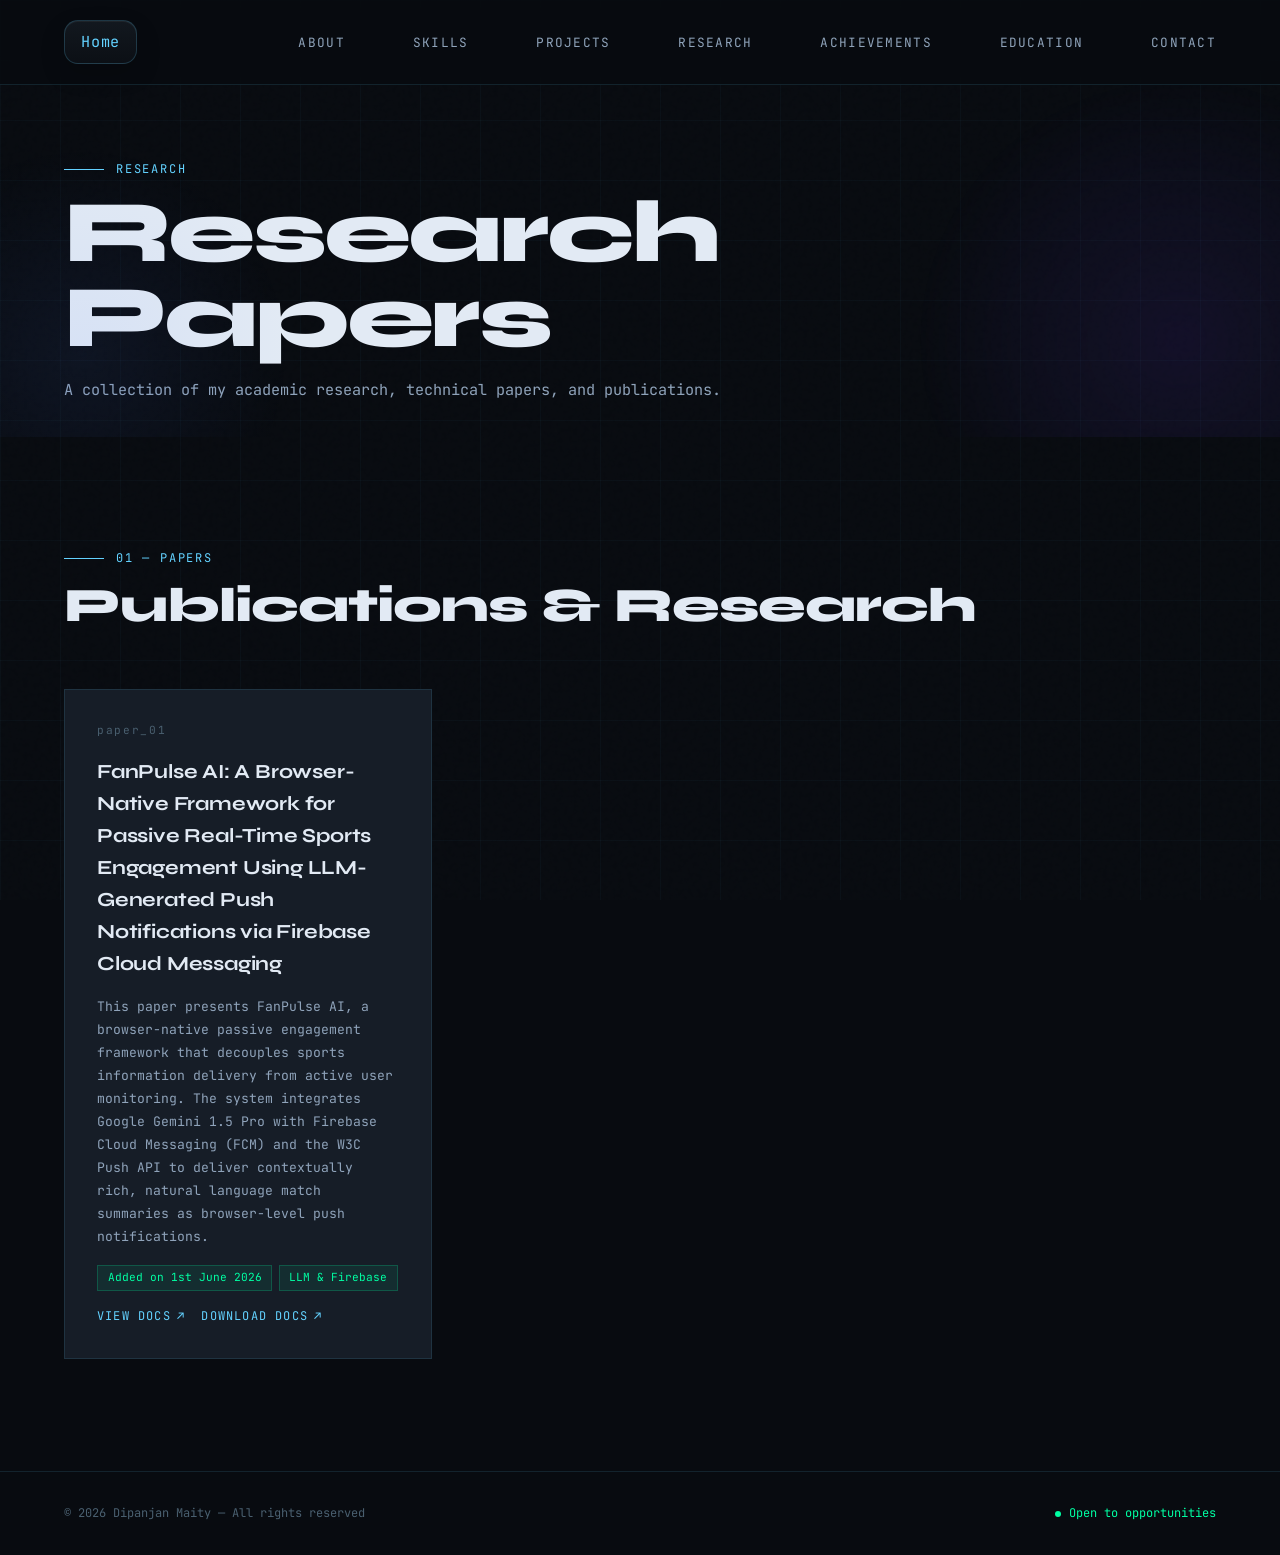
<file: research.html>
<!DOCTYPE html>
<html lang="en">
<head>
<meta charset="UTF-8" />
<meta name="viewport" content="width=device-width, initial-scale=1.0" />
<title>Research — Portfolio</title>
<link href="https://fonts.googleapis.com/css2?family=JetBrains+Mono:wght@300;400;500;700&family=Syne:wght@400;600;700;800&display=swap" rel="stylesheet" />
<link rel="stylesheet" href="./src/css/style.css" />
</head>
<body>
<nav>
  <a class="nav-logo" href="./index.html">Home</a>
  <button class="mobile-menu-btn" id="mobile-menu-btn" aria-label="Toggle Menu">
    <svg viewBox="0 0 24 24" width="24" height="24" stroke="currentColor" stroke-width="2" fill="none" stroke-linecap="round" stroke-linejoin="round">
      <line x1="3" y1="12" x2="21" y2="12" class="menu-line-2"></line>
      <line x1="3" y1="6" x2="21" y2="6" class="menu-line-1"></line>
      <line x1="3" y1="18" x2="21" y2="18" class="menu-line-3"></line>
    </svg>
  </button>
  <ul class="nav-links" id="nav-links">
    <li><a href="./about.html">About</a></li>
    <li><a href="./skills.html">Skills</a></li>
    <li><a href="./projects.html">Projects</a></li>
    <li><a href="./research.html">Research</a></li>
    <li><a href="./achievements.html">Achievements</a></li>
    <li><a href="./education.html">Education</a></li>
    <li><a href="./contact.html">Contact</a></li>
  </ul>
</nav>

<section class="subpage-hero">
  <div class="hero-glow"></div>
  <div class="hero-glow2"></div>
  <div class="sec-num">Research</div>
  <h1 class="subpage-title">Research Papers</h1>
  <p class="subpage-copy">A collection of my academic research, technical papers, and publications.</p>
</section>

<section class="projects subpage-section">
  <div class="sec-header">
    <div class="sec-num">01 — Papers</div>
    <h2 class="sec-title">Publications & Research</h2>
  </div>
  <div class="projects-grid">
    <div class="project-card">
      <div class="project-num">paper_01</div>
      <h3 class="project-title" style="font-size: 1.25rem;">FanPulse AI: A Browser-Native Framework for Passive Real-Time Sports Engagement Using LLM-Generated Push Notifications via Firebase Cloud Messaging</h3>
      <p class="project-desc">This paper presents FanPulse AI, a browser-native passive engagement framework that decouples sports information delivery from active user monitoring. The system integrates Google Gemini 1.5 Pro with Firebase Cloud Messaging (FCM) and the W3C Push API to deliver contextually rich, natural language match summaries as browser-level push notifications.</p>
      <div class="project-stack">
        <span class="project-tag">Added on 1st June 2026</span>
        <span class="project-tag">LLM & Firebase</span>
      </div>
      <div class="project-links">
        <a href="https://docs.google.com/viewer?url=https://dipanjanmaity890.github.io/portfolio/public/papers/fanpulse_ai_research_paper_v3.docx" class="project-link" target="_blank" rel="noreferrer">View Docs</a>
        <a href="./public/papers/fanpulse_ai_research_paper_v3.docx" class="project-link" target="_blank" rel="noreferrer" download>Download Docs</a>
      </div>
    </div>
  </div>
</section>

<footer>
  <p>© 2026 Dipanjan Maity — All rights reserved</p>
  <div class="footer-status">
    <div class="status-dot"></div>
    Open to opportunities
  </div>
</footer>
<script src="./src/js/script.js?v=2"></script>
</body>
</html>
</file>
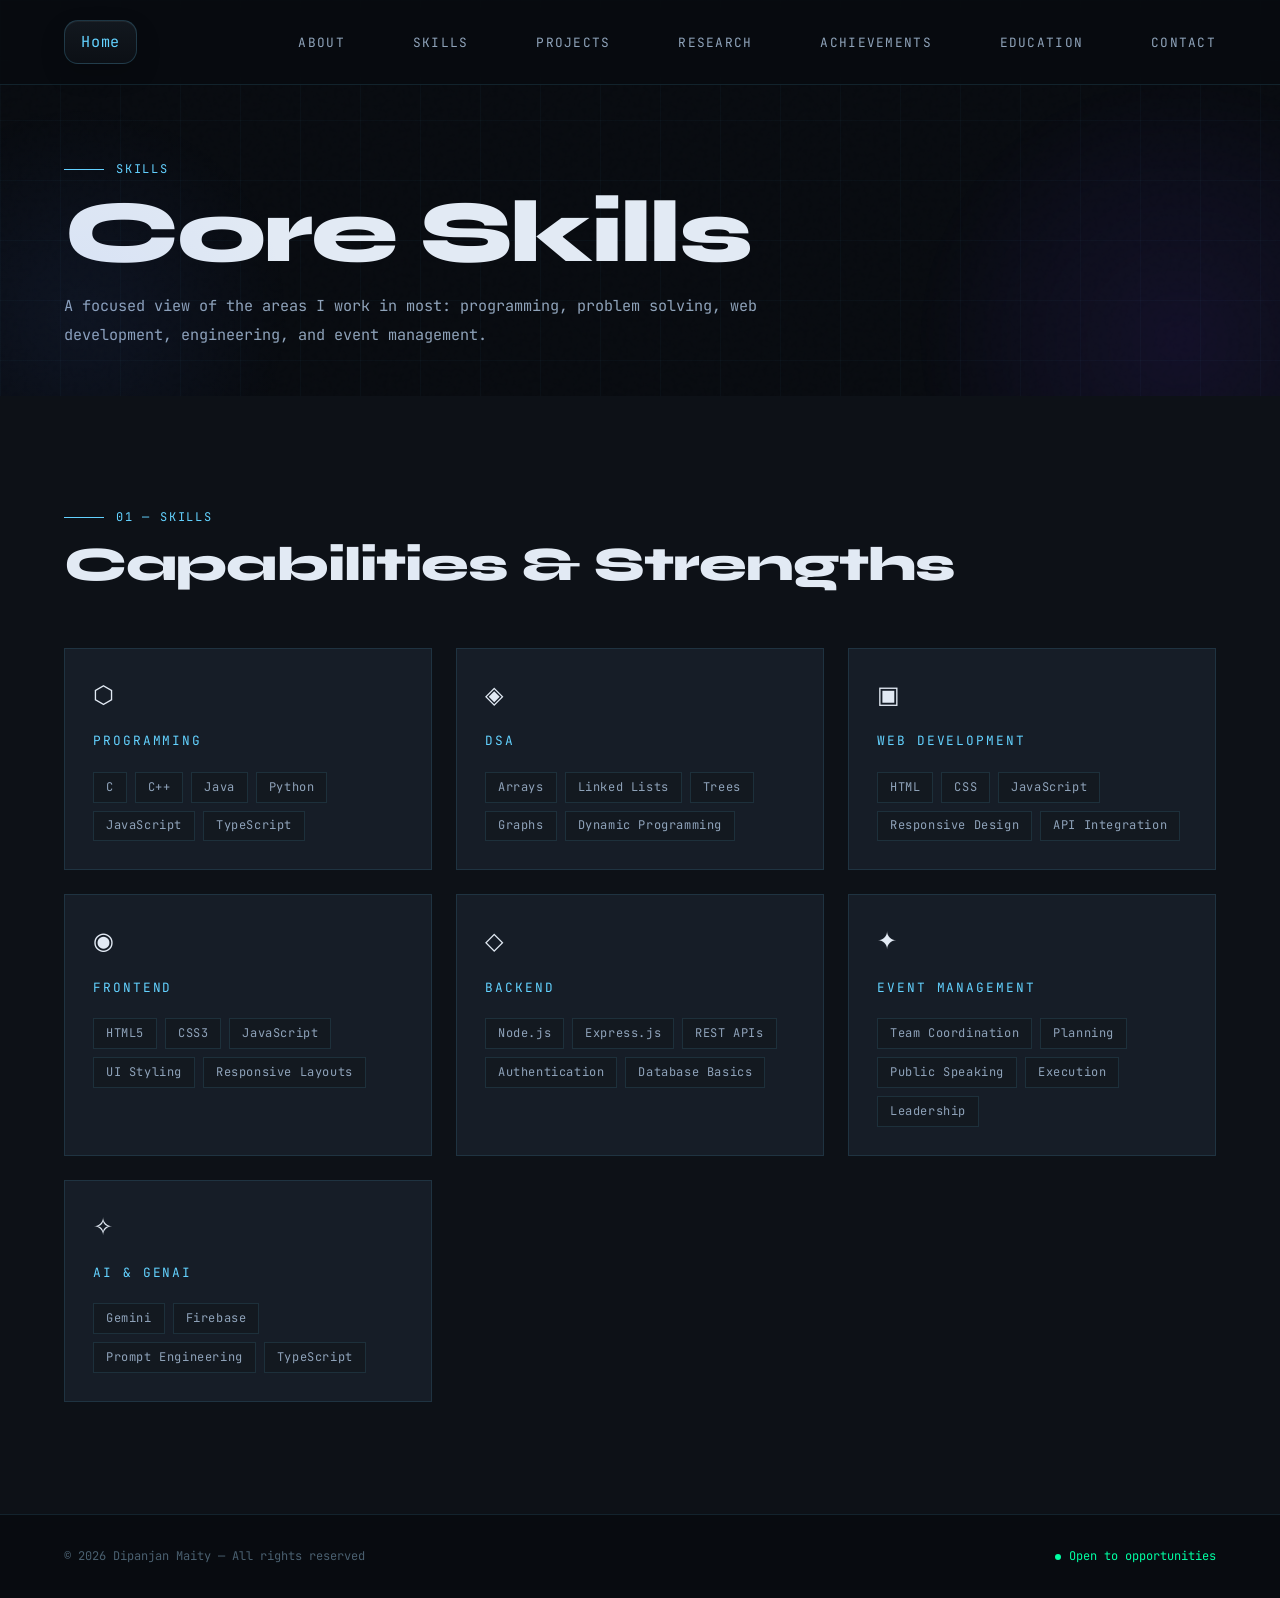
<file: skills.html>
<!DOCTYPE html>
<html lang="en">
<head>
<meta charset="UTF-8" />
<meta name="viewport" content="width=device-width, initial-scale=1.0" />
<title>Skills — Portfolio</title>
<link href="https://fonts.googleapis.com/css2?family=JetBrains+Mono:wght@300;400;500;700&family=Syne:wght@400;600;700;800&display=swap" rel="stylesheet" />
<link rel="stylesheet" href="./src/css/style.css" />
</head>
<body>
<nav>
  <a class="nav-logo" href="./index.html">Home</a>
  <button class="mobile-menu-btn" id="mobile-menu-btn" aria-label="Toggle Menu">
    <svg viewBox="0 0 24 24" width="24" height="24" stroke="currentColor" stroke-width="2" fill="none" stroke-linecap="round" stroke-linejoin="round">
      <line x1="3" y1="12" x2="21" y2="12" class="menu-line-2"></line>
      <line x1="3" y1="6" x2="21" y2="6" class="menu-line-1"></line>
      <line x1="3" y1="18" x2="21" y2="18" class="menu-line-3"></line>
    </svg>
  </button>
  <ul class="nav-links" id="nav-links">
    <li><a href="./about.html">About</a></li>
    <li><a href="./skills.html">Skills</a></li>
    <li><a href="./projects.html">Projects</a></li>
    <li><a href="./research.html">Research</a></li>
    <li><a href="./achievements.html">Achievements</a></li>
    <li><a href="./education.html">Education</a></li>
    <li><a href="./contact.html">Contact</a></li>
  </ul>
</nav>

<section class="subpage-hero">
  <div class="hero-glow"></div>
  <div class="hero-glow2"></div>
  <div class="sec-num">Skills</div>
  <h1 class="subpage-title">Core Skills</h1>
  <p class="subpage-copy">A focused view of the areas I work in most: programming, problem solving, web development, engineering, and event management.</p>
</section>

<section class="skills subpage-section">
  <div class="sec-header">
    <div class="sec-num">01 — Skills</div>
    <h2 class="sec-title">Capabilities & Strengths</h2>
  </div>

  <div class="skills-grid">
    <div class="skill-group">
      <span class="skill-group-icon">⬡</span>
      <div class="skill-group-title">Programming</div>
      <div class="skill-tags">
        <span class="skill-tag">C</span>
        <span class="skill-tag">C++</span>
        <span class="skill-tag">Java</span>
        <span class="skill-tag">Python</span>
        <span class="skill-tag">JavaScript</span>
        <span class="skill-tag">TypeScript</span>
      </div>
    </div>
    <div class="skill-group">
      <span class="skill-group-icon">◈</span>
      <div class="skill-group-title">DSA</div>
      <div class="skill-tags">
        <span class="skill-tag">Arrays</span>
        <span class="skill-tag">Linked Lists</span>
        <span class="skill-tag">Trees</span>
        <span class="skill-tag">Graphs</span>
        <span class="skill-tag">Dynamic Programming</span>
      </div>
    </div>
    <div class="skill-group">
      <span class="skill-group-icon">▣</span>
      <div class="skill-group-title">Web Development</div>
      <div class="skill-tags">
        <span class="skill-tag">HTML</span>
        <span class="skill-tag">CSS</span>
        <span class="skill-tag">JavaScript</span>
        <span class="skill-tag">Responsive Design</span>
        <span class="skill-tag">API Integration</span>
      </div>
    </div>
    <div class="skill-group">
      <span class="skill-group-icon">◉</span>
      <div class="skill-group-title">Frontend</div>
      <div class="skill-tags">
        <span class="skill-tag">HTML5</span>
        <span class="skill-tag">CSS3</span>
        <span class="skill-tag">JavaScript</span>
        <span class="skill-tag">UI Styling</span>
        <span class="skill-tag">Responsive Layouts</span>
      </div>
    </div>
    <div class="skill-group">
      <span class="skill-group-icon">◇</span>
      <div class="skill-group-title">Backend</div>
      <div class="skill-tags">
        <span class="skill-tag">Node.js</span>
        <span class="skill-tag">Express.js</span>
        <span class="skill-tag">REST APIs</span>
        <span class="skill-tag">Authentication</span>
        <span class="skill-tag">Database Basics</span>
      </div>
    </div>
    <div class="skill-group">
      <span class="skill-group-icon">✦</span>
      <div class="skill-group-title">Event Management</div>
      <div class="skill-tags">
        <span class="skill-tag">Team Coordination</span>
        <span class="skill-tag">Planning</span>
        <span class="skill-tag">Public Speaking</span>
        <span class="skill-tag">Execution</span>
        <span class="skill-tag">Leadership</span>
      </div>
    </div>
    <div class="skill-group">
      <span class="skill-group-icon">✧</span>
      <div class="skill-group-title">AI & GenAI</div>
      <div class="skill-tags">
        <span class="skill-tag">Gemini</span>
        <span class="skill-tag">Firebase</span>
        <span class="skill-tag">Prompt Engineering</span>
        <span class="skill-tag">TypeScript</span>
      </div>
    </div>
  </div>
</section>

<footer>
  <p>© 2026 Dipanjan Maity — All rights reserved</p>
  <div class="footer-status">
    <div class="status-dot"></div>
    Open to opportunities
  </div>
</footer>
<script src="./src/js/script.js?v=2"></script>
</body>
</html>
</file>
<file: src/css/style.css>
:root {
  --bg: #080b10;
  --bg2: #0d1117;
  --bg3: #131920;
  --surface: #161d27;
  --surface2: #1e2836;
  --border: rgba(99,210,255,0.12);
  --border2: rgba(99,210,255,0.22);
  --accent: #63d2ff;
  --accent2: #00ffa3;
  --accent3: #ff6b6b;
  --text: #e2eaf4;
  --text2: #8fa3ba;
  --text3: #4a6070;
  --mono: 'JetBrains Mono', monospace;
  --sans: 'Syne', sans-serif;
}

*,
*::before,
*::after {
  box-sizing: border-box;
  margin: 0;
  padding: 0;
}

html {
  scroll-behavior: smooth;
}

body {
  background: var(--bg);
  color: var(--text);
  font-family: var(--sans);
  overflow-x: hidden;
  line-height: 1.6;
  -webkit-user-select: none;
  user-select: none;
}

body.is-page-transitioning {
  overflow: hidden;
}

img,
a,
button,
input,
textarea {
  -webkit-user-drag: none;
}

body::before {
  content: '';
  position: fixed;
  inset: 0;
  background-image: url("data:image/svg+xml,%3Csvg viewBox='0 0 200 200' xmlns='http://www.w3.org/2000/svg'%3E%3Cfilter id='n'%3E%3CfeTurbulence type='fractalNoise' baseFrequency='0.9' numOctaves='4' stitchTiles='stitch'/%3E%3C/filter%3E%3Crect width='100%25' height='100%25' filter='url(%23n)' opacity='0.04'/%3E%3C/svg%3E");
  pointer-events: none;
  z-index: 0;
  opacity: 0.4;
}

body::after {
  content: '';
  position: fixed;
  inset: 0;
  background-image:
    linear-gradient(rgba(99,210,255,0.03) 1px, transparent 1px),
    linear-gradient(90deg, rgba(99,210,255,0.03) 1px, transparent 1px);
  background-size: 60px 60px;
  pointer-events: none;
  z-index: 0;
}

.page-transition {
  position: fixed;
  inset: 0;
  z-index: 9999;
  pointer-events: none;
  opacity: 0;
  transition: opacity 0.22s ease;
}

.page-transition::before {
  content: '';
  position: absolute;
  inset: 0;
  background:
    linear-gradient(90deg, rgba(8,11,16,0) 0%, rgba(8,11,16,0.24) 26%, rgba(8,11,16,0.92) 52%, rgba(8,11,16,1) 100%);
  transform: translateX(-120%);
}

.page-transition::after {
  content: '>>>';
  position: absolute;
  top: 50%;
  left: -20vw;
  transform: translateY(-50%);
  font-family: var(--mono);
  font-size: clamp(4rem, 12vw, 10rem);
  font-weight: 700;
  letter-spacing: 0.22em;
  color: rgba(99,210,255,0.92);
  text-shadow:
    0 0 16px rgba(99,210,255,0.45),
    0 0 36px rgba(99,210,255,0.25);
  opacity: 0;
}

.page-transition-track {
  position: absolute;
  top: 50%;
  left: -18vw;
  width: 30vw;
  min-width: 180px;
  height: 2px;
  transform: translateY(-50%);
  background: linear-gradient(90deg, rgba(99,210,255,0), rgba(99,210,255,0.95), rgba(0,255,163,0.7));
  box-shadow:
    0 0 18px rgba(99,210,255,0.55),
    0 0 42px rgba(0,255,163,0.22);
  opacity: 0;
}

.page-transition.is-active {
  opacity: 1;
}

.page-transition.is-active::before {
  animation: page-sweep 0.72s cubic-bezier(0.2, 0.8, 0.2, 1) forwards;
}

.page-transition.is-active::after {
  animation: page-arrow 0.72s cubic-bezier(0.2, 0.8, 0.2, 1) forwards;
}

.page-transition.is-active .page-transition-track {
  animation: page-track 0.72s cubic-bezier(0.2, 0.8, 0.2, 1) forwards;
}

@keyframes page-sweep {
  0% {
    transform: translateX(-120%);
  }

  100% {
    transform: translateX(100%);
  }
}

@keyframes page-arrow {
  0% {
    left: -20vw;
    opacity: 0;
  }

  16% {
    opacity: 1;
  }

  84% {
    opacity: 1;
  }

  100% {
    left: 112vw;
    opacity: 0;
  }
}

@keyframes page-track {
  0% {
    left: -18vw;
    opacity: 0;
  }

  18% {
    opacity: 1;
  }

  84% {
    opacity: 1;
  }

  100% {
    left: 112vw;
    opacity: 0;
  }
}

nav {
  position: fixed;
  top: 0;
  left: 0;
  right: 0;
  z-index: 100;
  display: flex;
  align-items: center;
  justify-content: space-between;
  padding: 1.25rem 4rem;
  background: rgba(8,11,16,0.85);
  backdrop-filter: blur(20px);
  border-bottom: 1px solid var(--border);
}

.nav-logo {
  display: inline-flex;
  align-items: center;
  justify-content: center;
  min-width: 58px;
  min-height: 42px;
  padding: 0.55rem 1rem;
  font-family: var(--mono);
  font-size: 0.95rem;
  color: var(--accent);
  letter-spacing: 0.05em;
  text-decoration: none;
  flex-shrink: 0;
  border: 1px solid rgba(99,210,255,0.2);
  border-radius: 14px;
  background: linear-gradient(180deg, rgba(19,25,32,0.96), rgba(12,16,22,0.96));
  box-shadow:
    inset 0 1px 0 rgba(255,255,255,0.05),
    0 10px 24px rgba(0,0,0,0.18);
  transition: transform 0.2s ease, border-color 0.2s ease, color 0.2s ease, box-shadow 0.2s ease;
}

.nav-logo:hover {
  color: #9ae5ff;
  border-color: rgba(99,210,255,0.42);
  box-shadow:
    inset 0 1px 0 rgba(255,255,255,0.08),
    0 14px 28px rgba(0,0,0,0.22),
    0 0 0 1px rgba(99,210,255,0.08);
  transform: translateY(-1px);
}

.mobile-menu-btn {
  display: none;
}

.nav-links {
  display: flex;
  gap: 2.5rem;
  list-style: none;
  flex-wrap: wrap;
  justify-content: flex-end;
}

.nav-links a {
  font-family: var(--mono);
  font-size: 0.8rem;
  color: var(--text2);
  text-decoration: none;
  letter-spacing: 0.1em;
  text-transform: uppercase;
  transition: color 0.2s;
  position: relative;
}

.nav-links a::before {
  content: '// ';
  color: var(--accent);
  opacity: 0;
  transition: opacity 0.2s;
}

.nav-links a:hover {
  color: var(--text);
}

.nav-links a:hover::before {
  opacity: 1;
}

section {
  position: relative;
  z-index: 1;
}

.hero {
  min-height: 100vh;
  padding: 8rem 4rem 4rem;
  position: relative;
  overflow: hidden;
  display: flex;
  align-items: center;
}

.hero-glow {
  position: absolute;
  top: 5rem;
  right: -10rem;
  width: 520px;
  height: 520px;
  border-radius: 50%;
  background: radial-gradient(circle, rgba(112,66,255,0.1) 0%, rgba(112,66,255,0.04) 48%, transparent 72%);
  pointer-events: none;
  filter: blur(4px);
}

.hero-glow2 {
  position: absolute;
  bottom: -8rem;
  left: -8rem;
  width: 420px;
  height: 420px;
  background: radial-gradient(circle, rgba(83,126,255,0.08) 0%, transparent 70%);
  pointer-events: none;
}

.hero-accent-line {
  position: absolute;
  top: 5.75rem;
  left: 0;
  right: 0;
  height: 2px;
  background: linear-gradient(90deg, rgba(98,88,255,0.95), rgba(242,74,167,0.9), rgba(242,74,167,0.18), transparent);
  z-index: 1;
}

.hero-shell {
  width: 100%;
  display: grid;
  grid-template-columns: minmax(320px, 640px) minmax(260px, 1fr);
  gap: 3.5rem;
  align-items: center;
  position: relative;
  z-index: 2;
}

.hero-content {
  max-width: 640px;
}

.hero-tag {
  font-family: var(--mono);
  font-size: 0.76rem;
  color: #8575ff;
  letter-spacing: 0.03em;
  margin-bottom: 1.9rem;
  display: inline-flex;
  align-items: center;
  padding: 0.55rem 0.95rem;
  border-radius: 999px;
  background: rgba(68,53,170,0.22);
  border: 1px solid rgba(126,104,255,0.16);
  box-shadow: inset 0 1px 0 rgba(255,255,255,0.05);
}

.hero-name {
  font-family: var(--sans);
  font-size: clamp(3.4rem, 7.3vw, 6.8rem);
  font-weight: 800;
  line-height: 0.92;
  letter-spacing: -0.03em;
  margin-bottom: 1.35rem;
}

.hero-name .line1 {
  color: rgba(255,255,255,0.2);
}

.hero-name .line2 {
  color: #3b34c7;
  -webkit-text-stroke: 0;
}

.hero-desc {
  font-family: var(--mono);
  font-size: 1rem;
  color: rgba(226,234,244,0.76);
  max-width: 540px;
  margin-bottom: 1rem;
  line-height: 1.85;
}

.hero-desc .highlight {
  color: #8fd7ff;
}

.hero-subdesc {
  font-family: var(--mono);
  font-size: 0.92rem;
  color: rgba(143,163,186,0.54);
  max-width: 600px;
  margin-bottom: 2.4rem;
  line-height: 1.8;
}

.hero-cta {
  display: flex;
  gap: 1rem;
  flex-wrap: wrap;
}

.btn-primary {
  font-family: var(--mono);
  font-size: 0.85rem;
  letter-spacing: 0.1em;
  text-transform: uppercase;
  color: var(--bg);
  background: var(--accent);
  border: none;
  padding: 0.9rem 2rem;
  cursor: pointer;
  text-decoration: none;
  display: inline-block;
  clip-path: polygon(8px 0, 100% 0, calc(100% - 8px) 100%, 0 100%);
  transition: opacity 0.2s, transform 0.2s;
}

.btn-primary:hover {
  opacity: 0.85;
  transform: translateY(-1px);
}

.btn-outline {
  font-family: var(--mono);
  font-size: 0.85rem;
  letter-spacing: 0.1em;
  text-transform: uppercase;
  color: var(--accent);
  background: transparent;
  border: 1px solid var(--border2);
  padding: 0.9rem 2rem;
  cursor: pointer;
  text-decoration: none;
  display: inline-block;
  transition: background 0.2s, transform 0.2s;
}

.btn-outline:hover {
  background: rgba(99,210,255,0.07);
  transform: translateY(-1px);
}

.hero-stats {
  margin-top: 2.5rem;
  display: grid;
  grid-template-columns: repeat(4, minmax(120px, 1fr));
  gap: 1rem;
}

.hero-stat {
  display: flex;
  flex-direction: column;
  gap: 0.4rem;
  padding: 1.2rem 1.15rem;
  background: rgba(255,255,255,0.025);
  border: 1px solid rgba(255,255,255,0.04);
  border-radius: 20px;
  min-height: 110px;
  justify-content: center;
  box-shadow: inset 0 1px 0 rgba(255,255,255,0.02);
}

.hero-stat-num {
  font-family: var(--mono);
  font-size: 1.75rem;
  font-weight: 700;
  color: #433be0;
}

.hero-stat-label {
  font-family: var(--mono);
  font-size: 0.75rem;
  color: rgba(143,163,186,0.52);
  text-transform: uppercase;
  letter-spacing: 0.08em;
}

.hero-scroll {
  position: absolute;
  bottom: 2rem;
  right: 4rem;
  display: flex;
  flex-direction: column;
  align-items: center;
  gap: 0.5rem;
  font-family: var(--mono);
  font-size: 0.7rem;
  color: var(--text3);
  letter-spacing: 0.15em;
  text-transform: uppercase;
}

.hero-scroll-line {
  width: 1px;
  height: 60px;
  background: linear-gradient(to bottom, transparent, var(--accent));
  animation: scrollpulse 2s infinite;
}

.hero-visual {
  position: relative;
  min-height: 540px;
  display: flex;
  align-items: center;
  justify-content: center;
}

.hero-visual-orb {
  position: absolute;
  right: 3%;
  top: 4%;
  width: min(34vw, 420px);
  aspect-ratio: 1;
  border-radius: 50%;
  background: radial-gradient(circle at 35% 35%, rgba(34,23,76,0.58), rgba(18,14,34,0.96) 70%);
  opacity: 0.88;
}

.hero-visual-grid {
  position: absolute;
  inset: 0 0 0 10%;
  background:
    linear-gradient(rgba(255,255,255,0.03) 1px, transparent 1px),
    linear-gradient(90deg, rgba(255,255,255,0.03) 1px, transparent 1px);
  background-size: 42px 42px;
  mask-image: linear-gradient(90deg, rgba(255,255,255,0.12), rgba(255,255,255,0.7) 30%, rgba(255,255,255,0.16));
  opacity: 0.32;
}

.hero-visual-card {
  position: absolute;
  min-width: 190px;
  max-width: 220px;
  padding: 1rem 1.1rem;
  border-radius: 18px;
  background: rgba(17,19,29,0.82);
  border: 1px solid rgba(124,101,255,0.18);
  box-shadow:
    0 18px 42px rgba(0,0,0,0.22),
    inset 0 1px 0 rgba(255,255,255,0.04);
  backdrop-filter: blur(12px);
}

.hero-visual-card span {
  display: block;
  font-family: var(--mono);
  font-size: 0.72rem;
  color: rgba(143,163,186,0.64);
  letter-spacing: 0.08em;
  text-transform: uppercase;
  margin-bottom: 0.35rem;
}

.hero-visual-card strong {
  display: block;
  font-size: 1rem;
  line-height: 1.35;
  color: rgba(235,239,246,0.92);
}

.hero-visual-card--top {
  top: 14%;
  left: 10%;
}

.hero-visual-card--middle {
  top: 41%;
  right: 0;
}

.hero-visual-card--bottom {
  bottom: 12%;
  left: 18%;
}

.hero-visual-caption {
  position: absolute;
  bottom: 1rem;
  right: 1rem;
  font-family: var(--mono);
  font-size: 0.74rem;
  letter-spacing: 0.08em;
  color: rgba(143,163,186,0.52);
  text-transform: uppercase;
}

.subpage-hero {
  min-height: 44vh;
  padding: 10rem 4rem 2rem;
  position: relative;
  z-index: 1;
  overflow: hidden;
}

.subpage-title {
  font-size: clamp(3rem, 7vw, 5.5rem);
  font-weight: 800;
  line-height: 0.96;
  letter-spacing: -0.03em;
  margin-bottom: 1rem;
  overflow-wrap: anywhere;
}

.subpage-copy {
  max-width: 48rem;
  font-family: var(--mono);
  font-size: 0.95rem;
  color: var(--text2);
  line-height: 1.9;
}

.subpage-section {
  min-height: auto;
}

.page-preview {
  padding: 3rem 4rem 7rem;
}

.particle-section {
  padding: 2rem 4rem 4rem;
}

.particle-panel {
  display: grid;
  grid-template-columns: minmax(280px, 420px) 1fr;
  gap: 3rem;
  align-items: center;
}

.particle-copy p {
  font-family: var(--mono);
  font-size: 0.95rem;
  color: var(--text2);
  line-height: 1.9;
  max-width: 34rem;
}

.particle-copy p + p {
  margin-top: 1rem;
}

.particle-copy .highlight {
  color: var(--accent2);
}

.particle-stage-card {
  position: relative;
  min-height: 540px;
  border: 1px solid var(--border);
  background:
    radial-gradient(circle at top right, rgba(99,210,255,0.12), transparent 28%),
    radial-gradient(circle at 18% 22%, rgba(0,255,163,0.08), transparent 26%),
    linear-gradient(180deg, rgba(22,29,39,0.94), rgba(8,11,16,0.96));
  overflow: hidden;
  box-shadow:
    inset 0 1px 0 rgba(255,255,255,0.04),
    0 24px 60px rgba(0,0,0,0.28);
}

.particle-stage-card::before {
  content: '';
  position: absolute;
  inset: 0;
  background:
    linear-gradient(rgba(99,210,255,0.04) 1px, transparent 1px),
    linear-gradient(90deg, rgba(99,210,255,0.04) 1px, transparent 1px);
  background-size: 36px 36px;
  mask-image: linear-gradient(180deg, rgba(255,255,255,0.9), rgba(255,255,255,0.22));
  pointer-events: none;
}

.particle-canvas {
  width: 100%;
  height: 540px;
  display: block;
}

.particle-overlay {
  position: absolute;
  inset: auto 1.5rem 1.5rem 1.5rem;
  display: flex;
  align-items: flex-end;
  justify-content: space-between;
  gap: 1rem;
  pointer-events: none;
}

.particle-kicker {
  font-family: var(--mono);
  font-size: 0.72rem;
  letter-spacing: 0.14em;
  text-transform: uppercase;
  color: var(--accent);
}

.particle-chip-row {
  display: flex;
  flex-wrap: wrap;
  justify-content: flex-end;
  gap: 0.55rem;
}

.particle-chip-row span {
  font-family: var(--mono);
  font-size: 0.72rem;
  letter-spacing: 0.08em;
  text-transform: uppercase;
  color: var(--text2);
  padding: 0.35rem 0.65rem;
  border: 1px solid rgba(99,210,255,0.16);
  background: rgba(8,11,16,0.48);
}

.page-preview-card {
  background: linear-gradient(180deg, rgba(22,29,39,0.92), rgba(13,17,23,0.92));
  border: 1px solid var(--border);
  padding: 2.5rem;
  position: relative;
  overflow: hidden;
}

.page-preview-card::before {
  content: '';
  position: absolute;
  inset: 0 0 auto 0;
  height: 2px;
  background: linear-gradient(90deg, var(--accent), var(--accent2), transparent);
}

.page-preview-copy {
  font-family: var(--mono);
  font-size: 0.95rem;
  color: var(--text2);
  line-height: 1.9;
  max-width: 42rem;
}

.page-preview-links {
  display: flex;
  flex-wrap: wrap;
  gap: 1rem;
  margin-top: 2rem;
}

@keyframes scrollpulse {
  0%,
  100% {
    opacity: 0.3;
  }

  50% {
    opacity: 1;
  }
}

.orbit-section {
  min-height: 140vh;
  padding: 3rem 4rem 7rem;
  position: relative;
}

.orbit-panel {
  position: sticky;
  top: 6rem;
  min-height: calc(100vh - 8rem);
  display: grid;
  grid-template-columns: minmax(280px, 420px) 1fr;
  gap: 3rem;
  align-items: center;
}

.orbit-copy .sec-header {
  margin-bottom: 1.5rem;
}

.orbit-copy p {
  font-family: var(--mono);
  font-size: 0.95rem;
  color: var(--text2);
  line-height: 1.9;
  max-width: 34rem;
}

.orbit-copy p + p {
  margin-top: 1rem;
}

.orbit-visual {
  --orbit-size: min(64vw, 640px);
  --orbit-rotation: 0deg;
  --logo-rotation: 0deg;
  display: grid;
  place-items: center;
  min-height: 720px;
  position: relative;
}

.orbit-glow {
  position: absolute;
  width: calc(var(--orbit-size) + 180px);
  aspect-ratio: 1;
  border-radius: 50%;
  background:
    radial-gradient(circle, rgba(99,210,255,0.14) 0%, rgba(99,210,255,0.06) 26%, transparent 68%),
    radial-gradient(circle at 70% 70%, rgba(255,107,107,0.18), transparent 42%),
    radial-gradient(circle at 28% 32%, rgba(0,255,163,0.14), transparent 38%);
  filter: blur(12px);
  opacity: 0.9;
  pointer-events: none;
}

.orbit-stage {
  position: relative;
  width: var(--orbit-size);
  aspect-ratio: 1;
  display: grid;
  place-items: center;
}

.orbit-ring {
  position: absolute;
  inset: 0;
  border-radius: 50%;
  transform: rotate(var(--orbit-rotation));
  transition: transform 0.12s linear;
}

.orbit-ring::before,
.orbit-ring::after {
  content: '';
  position: absolute;
  inset: 0;
  border-radius: 50%;
}

.orbit-ring::before {
  border: 2px solid rgba(255,255,255,0.14);
  box-shadow:
    0 0 20px rgba(99,210,255,0.2),
    0 0 65px rgba(99,210,255,0.08);
}

.orbit-ring::after {
  inset: 10px;
  border: 3px solid transparent;
  background:
    linear-gradient(var(--bg), var(--bg)) padding-box,
    conic-gradient(from 90deg, #78e0ff, #ffffff, #f07c96, #ff9a5a, #7de8ff, #78e0ff) border-box;
  box-shadow: 0 0 32px rgba(118, 216, 255, 0.24);
}

.orbit-core {
  position: relative;
  width: 34%;
  aspect-ratio: 1;
  border-radius: 50%;
  display: grid;
  place-items: center;
  background:
    radial-gradient(circle at 30% 30%, rgba(255,255,255,0.22), transparent 32%),
    linear-gradient(135deg, #f1f4fa, #cfd9eb);
  border: 1px solid rgba(255,255,255,0.14);
  box-shadow:
    0 20px 55px rgba(0,0,0,0.4),
    0 0 36px rgba(99,210,255,0.12);
  overflow: hidden;
  z-index: 2;
}

.orbit-core::after {
  content: '';
  position: absolute;
  inset: 8%;
  border-radius: 50%;
  border: 1px solid rgba(8,11,16,0.08);
}

.orbit-core span {
  font-family: var(--sans);
  font-size: clamp(2rem, 5vw, 4rem);
  font-weight: 800;
  letter-spacing: -0.04em;
  color: #10233d;
}

.orbit-item {
  --angle: 0deg;
  position: absolute;
  top: 50%;
  left: 50%;
  width: 84px;
  height: 84px;
  margin: -42px;
  transform: rotate(calc(var(--angle) + var(--logo-rotation))) translateX(calc(var(--orbit-size) * 0.5));
  transition: transform 0.12s linear;
  z-index: 3;
  text-decoration: none;
}

.orbit-badge {
  width: 100%;
  height: 100%;
  border-radius: 50%;
  display: grid;
  place-items: center;
  font-family: var(--mono);
  font-size: 1.65rem;
  font-weight: 700;
  letter-spacing: -0.04em;
  color: #fff;
  background: var(--badge-bg, #15202b);
  border: 1px solid rgba(255,255,255,0.14);
  transform: rotate(calc((var(--angle) + var(--logo-rotation)) * -1));
  transition: transform 0.12s linear;
  box-shadow:
    0 10px 30px rgba(0,0,0,0.28),
    0 0 18px rgba(255,255,255,0.05);
}

.orbit-badge small {
  font-size: 0.92rem;
  font-weight: 700;
  letter-spacing: 0;
}

.orbit-badge-logo {
  width: 72%;
  height: 72%;
  object-fit: contain;
  display: block;
  pointer-events: none;
  user-select: none;
}

.orbit-badge-logo--small {
  width: 62%;
  height: 62%;
}

.orbit-badge-logo--wide {
  width: 88%;
  height: 64%;
}

.orbit-badge-logo--vscode {
  width: 74%;
  height: 74%;
  object-fit: cover;
  border-radius: 50%;
}

.orbit-badge-svg {
  width: 68%;
  height: 68%;
  display: block;
  pointer-events: none;
  user-select: none;
}

.orbit-badge-svg--linkedin {
  color: #ffffff;
}

.orbit-caption {
  position: absolute;
  bottom: -2rem;
  left: 50%;
  transform: translateX(-50%);
  font-family: var(--mono);
  font-size: 0.75rem;
  color: var(--text3);
  letter-spacing: 0.12em;
  text-transform: uppercase;
  white-space: nowrap;
}

.sec-header {
  margin-bottom: 3.5rem;
}

.sec-num {
  font-family: var(--mono);
  font-size: 0.75rem;
  color: var(--accent);
  letter-spacing: 0.15em;
  text-transform: uppercase;
  margin-bottom: 0.75rem;
  display: flex;
  align-items: center;
  gap: 0.75rem;
}

.sec-num::before {
  content: '';
  display: block;
  width: 40px;
  height: 1px;
  background: var(--accent);
}

.sec-title {
  font-size: clamp(2rem, 4vw, 3rem);
  font-weight: 800;
  letter-spacing: -0.02em;
  line-height: 1.1;
}

.about {
  padding: 7rem 4rem;
  display: grid;
  grid-template-columns: 1fr 1fr;
  gap: 6rem;
  align-items: center;
}

.about-text p {
  font-family: var(--mono);
  font-size: 0.95rem;
  color: var(--text2);
  line-height: 1.9;
  margin-bottom: 1.25rem;
}

.about-text p strong {
  color: var(--accent);
  font-weight: 500;
}

.about-card {
  background: var(--surface);
  border: 1px solid var(--border);
  padding: 2rem;
  position: relative;
  overflow: hidden;
}

.about-card::before {
  content: '';
  position: absolute;
  top: 0;
  left: 0;
  right: 0;
  height: 2px;
  background: linear-gradient(90deg, var(--accent), var(--accent2), transparent);
}

.about-card-row {
  display: flex;
  justify-content: space-between;
  align-items: flex-start;
  padding: 1rem 0;
  border-bottom: 1px solid var(--border);
}

.about-card-row:last-child {
  border-bottom: none;
}

.about-card-key {
  font-family: var(--mono);
  font-size: 0.75rem;
  color: var(--text3);
  text-transform: uppercase;
  letter-spacing: 0.1em;
}

.about-card-val {
  font-family: var(--mono);
  font-size: 0.85rem;
  color: var(--text);
  text-align: right;
}

.skills {
  padding: 7rem 4rem;
  background: var(--bg2);
}

.skills-grid {
  display: grid;
  grid-template-columns: repeat(auto-fill, minmax(280px, 1fr));
  gap: 1.5rem;
  margin-top: 3rem;
}

.skill-group {
  background: var(--surface);
  border: 1px solid var(--border);
  padding: 1.75rem;
  position: relative;
  transition: border-color 0.3s;
}

.skill-group:hover {
  border-color: var(--border2);
}

.skill-group-icon {
  font-size: 1.5rem;
  margin-bottom: 1rem;
  display: block;
}

.skill-group-title {
  font-family: var(--mono);
  font-size: 0.8rem;
  color: var(--accent);
  text-transform: uppercase;
  letter-spacing: 0.15em;
  margin-bottom: 1.25rem;
}

.skill-tags {
  display: flex;
  flex-wrap: wrap;
  gap: 0.5rem;
}

.skill-tag {
  font-family: var(--mono);
  font-size: 0.75rem;
  color: var(--text2);
  background: var(--bg3);
  border: 1px solid var(--border);
  padding: 0.3rem 0.75rem;
  letter-spacing: 0.05em;
}

.skill-bar-section {
  margin-top: 3rem;
  display: grid;
  grid-template-columns: 1fr 1fr;
  gap: 1.5rem 4rem;
}

.skill-bar-item {
  margin-bottom: 0.75rem;
}

.skill-bar-head {
  display: flex;
  justify-content: space-between;
  font-family: var(--mono);
  font-size: 0.8rem;
  color: var(--text2);
  margin-bottom: 0.4rem;
}

.skill-bar-track {
  height: 2px;
  background: var(--surface2);
  position: relative;
  overflow: hidden;
}

.skill-bar-fill {
  height: 100%;
  background: linear-gradient(90deg, var(--accent), var(--accent2));
  animation: fillbar 1.5s ease forwards;
  transform-origin: left;
}

@keyframes fillbar {
  from {
    transform: scaleX(0);
  }

  to {
    transform: scaleX(1);
  }
}

.projects {
  padding: 7rem 4rem;
}

.projects-grid {
  display: grid;
  grid-template-columns: repeat(auto-fill, minmax(340px, 1fr));
  gap: 1.5rem;
}

.project-card {
  background: var(--surface);
  border: 1px solid var(--border);
  padding: 2rem;
  position: relative;
  overflow: hidden;
  transition: transform 0.3s, border-color 0.3s;
  cursor: pointer;
  display: flex;
  flex-direction: column;
  gap: 1rem;
}

.project-card:hover {
  transform: translateY(-4px);
  border-color: var(--border2);
}

.project-card::after {
  content: '';
  position: absolute;
  bottom: 0;
  left: 0;
  right: 0;
  height: 1px;
  background: linear-gradient(90deg, var(--accent), transparent);
  opacity: 0;
  transition: opacity 0.3s;
}

.project-card:hover::after {
  opacity: 1;
}

.project-num {
  font-family: var(--mono);
  font-size: 0.7rem;
  color: var(--text3);
  letter-spacing: 0.15em;
}

.project-title {
  font-size: 1.3rem;
  font-weight: 700;
  letter-spacing: -0.01em;
}

.project-desc {
  font-family: var(--mono);
  font-size: 0.82rem;
  color: var(--text2);
  line-height: 1.75;
  flex: 1;
}

.project-stack {
  display: flex;
  flex-wrap: wrap;
  gap: 0.4rem;
}

.project-tag {
  font-family: var(--mono);
  font-size: 0.7rem;
  color: var(--accent2);
  background: rgba(0,255,163,0.07);
  border: 1px solid rgba(0,255,163,0.2);
  padding: 0.2rem 0.6rem;
}

.project-links {
  display: flex;
  gap: 1rem;
  flex-wrap: wrap;
}

.project-link {
  font-family: var(--mono);
  font-size: 0.75rem;
  color: var(--accent);
  text-decoration: none;
  letter-spacing: 0.1em;
  text-transform: uppercase;
  display: flex;
  align-items: center;
  gap: 0.4rem;
  transition: color 0.2s;
}

.project-link:hover {
  color: var(--text);
}

.project-link::after {
  content: '↗';
}

.education {
  padding: 7rem 4rem;
  background: var(--bg2);
}

.edu-timeline {
  position: relative;
  padding-left: 2rem;
  margin-top: 3rem;
}

.edu-timeline::before {
  content: '';
  position: absolute;
  left: 0;
  top: 0;
  bottom: 0;
  width: 1px;
  background: linear-gradient(to bottom, var(--accent), var(--accent2), transparent);
}

.edu-item {
  position: relative;
  padding: 0 0 3rem 3rem;
}

.edu-item:last-child {
  padding-bottom: 0;
}

.edu-dot {
  position: absolute;
  left: -0.45rem;
  top: 0.35rem;
  width: 10px;
  height: 10px;
  background: var(--accent);
  border: 2px solid var(--bg2);
  transform: rotate(45deg);
}

.edu-year {
  font-family: var(--mono);
  font-size: 0.75rem;
  color: var(--accent);
  letter-spacing: 0.12em;
  margin-bottom: 0.5rem;
}

.edu-degree {
  font-size: 1.25rem;
  font-weight: 700;
  margin-bottom: 0.25rem;
}

.logo-strip {
  display: flex;
  flex-wrap: wrap;
  gap: 0.65rem;
  margin: 0.9rem 0 0.85rem;
}

.logo-badge {
  display: inline-flex;
  align-items: center;
  gap: 0.55rem;
  padding: 0.38rem 0.62rem 0.38rem 0.42rem;
  border: 1px solid rgba(99,210,255,0.16);
  background: rgba(22,29,39,0.82);
  border-radius: 999px;
  box-shadow: inset 0 1px 0 rgba(255,255,255,0.04);
}

.logo-image {
  width: 38px;
  height: 38px;
  object-fit: contain;
  object-position: center;
  border-radius: 10px;
  background: rgba(255,255,255,0.96);
  padding: 0.24rem;
  box-shadow:
    inset 0 1px 0 rgba(255,255,255,0.88),
    0 6px 14px rgba(0,0,0,0.16);
}

.logo-name {
  font-family: var(--mono);
  font-size: 0.68rem;
  letter-spacing: 0.08em;
  text-transform: uppercase;
  color: var(--text2);
}

.edu-school {
  font-family: var(--mono);
  font-size: 0.85rem;
  color: var(--text2);
  margin-bottom: 0.75rem;
}

.edu-desc {
  font-family: var(--mono);
  font-size: 0.8rem;
  color: var(--text3);
  line-height: 1.75;
  max-width: 600px;
}

.education-certificates {
  padding: 0 4rem 7rem;
  background: var(--bg2);
}

.book-showcase {
  padding: 0 4rem 7rem;
  background: var(--bg2);
}

.book-slider {
  position: relative;
  max-width: 880px;
  margin: 0 auto;
}

.book-slider-shell {
  position: relative;
  min-height: 520px;
  perspective: 1800px;
  display: flex;
  align-items: center;
  justify-content: center;
  transform-style: preserve-3d;
  isolation: isolate;
}

.book-slider-shell::before {
  content: '';
  position: absolute;
  inset: 28px auto 28px 50%;
  width: 26px;
  transform: translateX(-50%);
  border-radius: 999px;
  background: linear-gradient(180deg, rgba(255,255,255,0.24), rgba(10,16,26,0.6) 28%, rgba(255,255,255,0.18) 52%, rgba(10,16,26,0.72));
  box-shadow:
    0 0 24px rgba(0,0,0,0.26),
    inset 0 0 12px rgba(255,255,255,0.14);
  z-index: 2;
  pointer-events: none;
}

.book-slider-shell::after {
  content: '';
  position: absolute;
  inset: auto 6% -14px;
  height: 44px;
  border-radius: 50%;
  background: radial-gradient(circle, rgba(0,0,0,0.34), transparent 72%);
  filter: blur(14px);
  z-index: 1;
  pointer-events: none;
}

.book-page {
  position: absolute;
  width: min(100%, 720px);
  min-height: 440px;
  padding: 2.4rem 2.4rem 2.8rem;
  border-radius: 22px;
  border: 1px solid rgba(255,255,255,0.1);
  background:
    linear-gradient(135deg, rgba(252,253,255,0.96), rgba(227,236,247,0.92)),
    linear-gradient(180deg, rgba(22,29,39,0.9), rgba(13,17,23,0.9));
  color: #10233d;
  box-shadow:
    0 28px 70px rgba(0,0,0,0.32),
    inset 0 1px 0 rgba(255,255,255,0.58);
  transform-origin: left center;
  transform-style: preserve-3d;
  backface-visibility: hidden;
  transition: transform 0.85s cubic-bezier(0.22, 0.8, 0.2, 1), opacity 0.5s ease, filter 0.5s ease, box-shadow 0.5s ease;
  overflow: hidden;
  cursor: pointer;
}

.book-page::before {
  content: '';
  position: absolute;
  inset: 0;
  background:
    linear-gradient(90deg, rgba(16,35,61,0.08), transparent 16%, transparent 84%, rgba(16,35,61,0.06)),
    repeating-linear-gradient(180deg, transparent, transparent 31px, rgba(16,35,61,0.06) 31px, rgba(16,35,61,0.06) 32px);
  pointer-events: none;
}

.book-page::after {
  content: '';
  position: absolute;
  inset: 0;
  background: linear-gradient(90deg, rgba(0,0,0,0.22), transparent 18%, transparent 80%, rgba(255,255,255,0.22));
  opacity: 0;
  transition: opacity 0.45s ease;
  pointer-events: none;
}

.book-page > * {
  pointer-events: none;
}

.book-page-num {
  position: relative;
  display: inline-flex;
  margin-bottom: 1rem;
  font-family: var(--mono);
  font-size: 0.72rem;
  letter-spacing: 0.16em;
  text-transform: uppercase;
  color: #305b91;
}

.book-page h3,
.book-page p {
  position: relative;
  z-index: 1;
}

.book-page h3 {
  font-size: clamp(1.6rem, 4vw, 2.5rem);
  line-height: 1.06;
  margin-bottom: 1rem;
}

.book-page p {
  max-width: 30rem;
  font-family: var(--mono);
  font-size: 0.92rem;
  line-height: 1.9;
  color: #365272;
}

.book-page .logo-strip {
  margin-top: 0.1rem;
}

.book-page.is-active {
  opacity: 1;
  filter: blur(0);
  transform: translateX(0) rotateY(0deg) scale(1);
  z-index: 20;
}

.book-page.is-active::after {
  opacity: 0.22;
}

.book-page.is-next {
  opacity: 0.98;
  filter: blur(0);
  transform: translateX(10px) rotateY(-7deg) scale(0.996);
  z-index: 18;
}

.book-page.is-next::after {
  opacity: 0.12;
}

.book-page.is-after {
  opacity: 0.94;
  filter: blur(0);
  transform: translateX(18px) rotateY(-11deg) scale(0.992);
  z-index: 16;
}

.book-page.is-prev {
  opacity: 0.98;
  filter: blur(0);
  transform: translateX(-12px) rotateY(-174deg) scale(1);
  z-index: 10;
  box-shadow:
    -10px 22px 45px rgba(0,0,0,0.24),
    inset 0 1px 0 rgba(255,255,255,0.3);
}

.book-page.is-prev::after {
  opacity: 0.34;
}

.book-page.is-hidden {
  opacity: 0.92;
  pointer-events: none;
  transform: translateX(24px) rotateY(-14deg) scale(0.99);
  z-index: 14;
}

.book-slider-controls {
  margin-top: 1.8rem;
  display: flex;
  align-items: center;
  justify-content: center;
  gap: 1rem;
  flex-wrap: wrap;
}

.book-slider-btn {
  font-family: var(--mono);
  font-size: 0.78rem;
  letter-spacing: 0.12em;
  text-transform: uppercase;
  color: var(--text);
  background: rgba(22,29,39,0.9);
  border: 1px solid var(--border2);
  padding: 0.8rem 1.2rem;
  cursor: pointer;
  transition: background 0.2s, transform 0.2s, opacity 0.2s;
}

.book-slider-btn:hover {
  background: rgba(99,210,255,0.08);
  transform: translateY(-1px);
}

.book-slider-btn:disabled {
  opacity: 0.35;
  cursor: not-allowed;
  transform: none;
}

.book-slider-status {
  font-family: var(--mono);
  font-size: 0.8rem;
  letter-spacing: 0.16em;
  text-transform: uppercase;
  color: var(--text2);
}

.cert-grid {
  display: grid;
  grid-template-columns: repeat(auto-fit, minmax(240px, 1fr));
  gap: 1.5rem;
}

.cert-card {
  background: linear-gradient(180deg, rgba(22,29,39,0.92), rgba(13,17,23,0.96));
  border: 1px solid var(--border);
  padding: 1.6rem;
  position: relative;
  overflow: hidden;
}

.cert-card::before {
  content: '';
  position: absolute;
  inset: 0 0 auto 0;
  height: 2px;
  background: linear-gradient(90deg, var(--accent), var(--accent2), transparent);
}

.cert-year {
  font-family: var(--mono);
  font-size: 0.72rem;
  color: var(--accent);
  letter-spacing: 0.12em;
  text-transform: uppercase;
  margin-bottom: 0.9rem;
}

.cert-title {
  font-size: 1.1rem;
  font-weight: 700;
  line-height: 1.35;
  margin-bottom: 0.4rem;
}

.cert-org {
  font-family: var(--mono);
  font-size: 0.82rem;
  color: var(--text2);
  margin-bottom: 0.9rem;
}

.cert-desc {
  font-family: var(--mono);
  font-size: 0.8rem;
  color: var(--text3);
  line-height: 1.75;
}

.contact {
  padding: 7rem 4rem;
  text-align: center;
  position: relative;
  overflow: hidden;
}

.contact-glow {
  position: absolute;
  top: 50%;
  left: 50%;
  transform: translate(-50%, -50%);
  width: 600px;
  height: 600px;
  background: radial-gradient(circle, rgba(99,210,255,0.06) 0%, transparent 70%);
  pointer-events: none;
}

.contact-tag {
  font-family: var(--mono);
  font-size: 0.75rem;
  color: var(--accent);
  text-transform: uppercase;
  letter-spacing: 0.15em;
  margin-bottom: 1rem;
}

.contact-headline {
  font-size: clamp(2.5rem, 5vw, 4.5rem);
  font-weight: 800;
  letter-spacing: -0.03em;
  margin-bottom: 1.5rem;
  line-height: 1.05;
}

.contact-sub {
  font-family: var(--mono);
  font-size: 0.9rem;
  color: var(--text2);
  max-width: 480px;
  margin: 0 auto 3rem;
  line-height: 1.8;
}

.contact-links {
  display: flex;
  justify-content: center;
  gap: 1.5rem;
  flex-wrap: wrap;
  margin-bottom: 3rem;
}

.contact-email-bank {
  max-width: 980px;
  margin: 0 auto 3rem;
  text-align: left;
}

.contact-email-bank-title {
  font-family: var(--mono);
  font-size: 0.76rem;
  color: var(--accent);
  text-transform: uppercase;
  letter-spacing: 0.14em;
  margin-bottom: 1rem;
}

.contact-email-grid {
  display: flex;
  flex-wrap: wrap;
  gap: 0.75rem;
  justify-content: center;
}

.contact-email-pill {
  font-family: var(--mono);
  font-size: 0.76rem;
  color: var(--text2);
  text-decoration: none;
  padding: 0.7rem 0.95rem;
  border: 1px solid var(--border);
  background: rgba(22,29,39,0.8);
  transition: border-color 0.2s, color 0.2s, transform 0.2s;
  overflow-wrap: anywhere;
}

.contact-email-pill:hover {
  color: var(--text);
  border-color: var(--border2);
  transform: translateY(-1px);
}

.contact-form {
  max-width: 560px;
  margin: 0 auto;
  text-align: left;
  display: flex;
  flex-direction: column;
  gap: 1rem;
  padding: 1.5rem;
  border: 1px solid var(--border2);
  background: linear-gradient(180deg, rgba(22,29,39,0.9), rgba(13,17,23,0.92));
  box-shadow:
    0 20px 50px rgba(0,0,0,0.22),
    inset 0 1px 0 rgba(255,255,255,0.04);
}

.contact-botcheck {
  position: absolute;
  opacity: 0;
  pointer-events: none;
}

.form-row {
  display: grid;
  grid-template-columns: 1fr 1fr;
  gap: 1rem;
}

.form-field input,
.form-field textarea {
  width: 100%;
  background: rgba(11,16,24,0.92);
  border: 1px solid rgba(99,210,255,0.22);
  color: var(--text);
  font-family: var(--mono);
  font-size: 0.85rem;
  padding: 0.9rem 1rem;
  outline: none;
  box-shadow: inset 0 0 0 1px rgba(255,255,255,0.02);
  transition: border-color 0.2s, box-shadow 0.2s, background 0.2s;
  resize: vertical;
}

.form-field input:disabled,
.form-field textarea:disabled {
  cursor: not-allowed;
  opacity: 0.45;
  border-color: rgba(99,210,255,0.08);
  background: rgba(22,29,39,0.42);
}

.form-field input:focus,
.form-field textarea:focus {
  border-color: var(--accent);
  box-shadow:
    0 0 0 1px rgba(99,210,255,0.18),
    0 0 20px rgba(99,210,255,0.12);
  background: rgba(13,20,30,0.98);
}

.form-field input::placeholder,
.form-field textarea::placeholder {
  color: var(--text3);
}

.form-submit {
  font-family: var(--mono);
  font-size: 0.85rem;
  letter-spacing: 0.1em;
  text-transform: uppercase;
  color: var(--bg);
  background: var(--accent);
  border: none;
  padding: 1rem 2.5rem;
  cursor: pointer;
  clip-path: polygon(8px 0, 100% 0, calc(100% - 8px) 100%, 0 100%);
  transition: opacity 0.2s;
  align-self: flex-start;
}

.form-submit:hover {
  opacity: 0.85;
}

.form-submit:disabled {
  cursor: not-allowed;
  opacity: 0.45;
}

.contact-form-status {
  min-height: 1.5rem;
  font-family: var(--mono);
  font-size: 0.76rem;
  color: var(--text2);
}

.contact-form-status.is-success {
  color: var(--accent2);
}

.contact-form-status.is-error {
  color: var(--accent3);
}

footer {
  padding: 2rem 4rem;
  border-top: 1px solid var(--border);
  display: flex;
  justify-content: space-between;
  align-items: center;
  position: relative;
  z-index: 1;
}

footer p {
  font-family: var(--mono);
  font-size: 0.75rem;
  color: var(--text3);
}

footer .footer-status {
  display: flex;
  align-items: center;
  gap: 0.5rem;
  font-family: var(--mono);
  font-size: 0.75rem;
  color: var(--accent2);
}

.status-dot {
  width: 6px;
  height: 6px;
  background: var(--accent2);
  border-radius: 50%;
  animation: blink 2s infinite;
}

@keyframes blink {
  0%,
  100% {
    opacity: 1;
  }

  50% {
    opacity: 0.3;
  }
}

.fade-in {
  opacity: 0;
  transform: translateY(20px);
  animation: fadein 0.8s forwards;
}

@keyframes fadein {
  to {
    opacity: 1;
    transform: translateY(0);
  }
}

.delay-1 {
  animation-delay: 0.1s;
}

.delay-2 {
  animation-delay: 0.25s;
}

.delay-3 {
  animation-delay: 0.4s;
}

.delay-4 {
  animation-delay: 0.55s;
}

.delay-5 {
  animation-delay: 0.7s;
}

@media (max-width: 900px) {
  nav {
    padding: 1rem 1.5rem;
    gap: 0.75rem 1.25rem;
  }

  .nav-links {
    gap: 1.5rem;
  }

  .hero,
  .about,
  .skills,
  .projects,
  .education,
  .book-showcase,
  .education-certificates,
  .contact {
    padding: 5rem 1.5rem;
  }

  .subpage-hero,
  .page-preview,
  .particle-section {
    padding: 6rem 1.5rem 2rem;
  }

  .page-preview {
    padding-bottom: 5rem;
  }

  .particle-section {
    padding-top: 1rem;
    padding-bottom: 3rem;
  }

  .hero {
    min-height: auto;
    padding-top: 7.25rem;
    padding-bottom: 5rem;
  }

  .hero-shell {
    grid-template-columns: 1fr;
    gap: 2rem;
  }

  .hero-content {
    max-width: 100%;
  }

  .hero-visual {
    min-height: 420px;
  }

  .hero-visual-orb {
    width: min(78vw, 360px);
    right: 8%;
  }

  .hero-stats {
    grid-template-columns: repeat(2, minmax(0, 1fr));
  }

  .particle-panel {
    grid-template-columns: 1fr;
    gap: 2rem;
  }

  .particle-stage-card {
    min-height: 440px;
  }

  .particle-canvas {
    height: 440px;
  }

  .particle-overlay {
    position: static;
    padding: 0 1rem 1rem;
    pointer-events: auto;
    flex-direction: column;
    align-items: flex-start;
  }

  .particle-chip-row {
    justify-content: flex-start;
  }

  .orbit-section {
    padding: 2rem 1.5rem 5rem;
    min-height: auto;
  }

  .orbit-panel {
    position: relative;
    top: 0;
    min-height: auto;
    grid-template-columns: 1fr;
    gap: 2rem;
  }

  .orbit-visual {
    --orbit-size: min(88vw, 480px);
    min-height: 540px;
  }

  .orbit-item {
    width: 68px;
    height: 68px;
    margin: -34px;
  }

  .orbit-badge {
    font-size: 1.25rem;
  }

  .about {
    grid-template-columns: 1fr;
    gap: 3rem;
  }

  .about-card-row {
    gap: 1rem;
  }

  .skill-bar-section {
    grid-template-columns: 1fr;
  }

  footer {
    flex-direction: column;
    gap: 1rem;
    text-align: center;
    padding: 2rem 1.5rem;
  }

  .form-row {
    grid-template-columns: 1fr;
  }
}

@media (max-width: 700px) {
  nav {
    align-items: center;
    flex-direction: row;
    justify-content: space-between;
  }

  .mobile-menu-btn {
    display: flex;
    align-items: center;
    justify-content: center;
    background: none;
    border: none;
    color: var(--text-primary);
    cursor: pointer;
    z-index: 101;
    padding: 0.5rem;
  }

  .mobile-menu-btn svg line {
    transition: transform 0.3s ease, opacity 0.3s ease;
    transform-origin: center;
  }

  .mobile-menu-btn.active .menu-line-1 {
    transform: translateY(6px) rotate(45deg);
  }
  .mobile-menu-btn.active .menu-line-2 {
    opacity: 0;
  }
  .mobile-menu-btn.active .menu-line-3 {
    transform: translateY(-6px) rotate(-45deg);
  }

  .nav-links {
    position: fixed;
    top: 0;
    left: 0;
    right: 0;
    height: 100vh;
    background: rgba(12, 10, 29, 0.96);
    backdrop-filter: blur(12px);
    -webkit-backdrop-filter: blur(12px);
    flex-direction: column;
    justify-content: center;
    align-items: center;
    gap: 2.5rem;
    transform: translateY(-100%);
    opacity: 0;
    transition: transform 0.4s cubic-bezier(0.77, 0, 0.175, 1), opacity 0.4s ease;
    z-index: 100;
  }

  .nav-links.active {
    transform: translateY(0);
    opacity: 1;
  }
  
  .nav-links a {
    font-size: 1.5rem;
  }
  .hero {
    padding-top: 7rem;
    padding-bottom: 4rem;
  }

  .hero-accent-line {
    top: 6.9rem;
  }

  .hero-desc,
  .hero-subdesc,
  .subpage-copy,
  .page-preview-copy,
  .orbit-copy p,
  .particle-copy p,
  .about-text p,
  .edu-desc,
  .contact-sub {
    font-size: 0.88rem;
    line-height: 1.75;
  }

  .hero-stats {
    gap: 1.25rem 1.75rem;
    margin-top: 3rem;
    display: grid;
    grid-template-columns: repeat(2, minmax(0, 1fr));
  }

  .hero-visual {
    min-height: 360px;
  }

  .hero-visual-card {
    min-width: 160px;
    max-width: 190px;
    padding: 0.9rem 0.95rem;
  }

  .hero-visual-card strong {
    font-size: 0.9rem;
  }

  .hero-visual-card--top {
    top: 10%;
    left: 0;
  }

  .hero-visual-card--middle {
    top: 38%;
    right: 0;
  }

  .hero-visual-card--bottom {
    bottom: 8%;
    left: 8%;
  }

  .hero-scroll {
    display: none;
  }

  .sec-header {
    margin-bottom: 2rem;
  }

  .sec-title {
    font-size: clamp(1.65rem, 8vw, 2.2rem);
  }

  .particle-stage-card,
  .particle-canvas {
    height: 360px;
    min-height: 360px;
  }

  .book-slider-shell {
    min-height: 460px;
  }

  .book-page {
    min-height: 390px;
    padding: 1.7rem 1.5rem 2.1rem;
  }

  .book-page.is-next {
    transform: translateX(8px) rotateY(-6deg) scale(0.996);
  }

  .book-page.is-after {
    transform: translateX(14px) rotateY(-9deg) scale(0.992);
  }

  .orbit-visual {
    --orbit-size: min(92vw, 380px);
    min-height: 430px;
  }

  .orbit-item {
    width: 58px;
    height: 58px;
    margin: -29px;
  }

  .orbit-caption {
    bottom: -1.5rem;
    font-size: 0.68rem;
  }

  .projects-grid {
    grid-template-columns: 1fr;
  }

  .project-card {
    padding: 1.5rem;
  }

  .contact-links,
  .page-preview-links,
  .hero-cta {
    flex-direction: column;
    align-items: stretch;
  }

  .contact-email-bank {
    margin-bottom: 2.25rem;
  }

  .contact-email-bank-title {
    text-align: center;
  }

  .contact-email-grid {
    justify-content: stretch;
  }

  .btn-primary,
  .btn-outline,
  .form-submit {
    width: 100%;
    text-align: center;
  }

  .about-card-row {
    flex-direction: column;
    align-items: flex-start;
  }

  .about-card-val {
    text-align: left;
  }

  .skill-bar-head {
    gap: 0.75rem;
    flex-wrap: wrap;
  }

  .logo-strip {
    gap: 0.55rem;
  }
}

@media (max-width: 420px) {
  body {
    line-height: 1.5;
  }

  nav {
    padding: 0.85rem 0.9rem;
  }

  .nav-logo {
    font-size: 0.82rem;
  }

  .nav-links a {
    font-size: 0.68rem;
    letter-spacing: 0.08em;
  }

  .hero,
  .about,
  .skills,
  .projects,
  .education,
  .book-showcase,
  .education-certificates,
  .contact,
  .subpage-hero,
  .page-preview,
  .particle-section,
  .orbit-section {
    padding-left: 0.9rem;
    padding-right: 0.9rem;
  }

  .hero {
    padding-top: 6.6rem;
  }

  .hero-accent-line {
    top: 6rem;
  }

  .hero-tag,
  .sec-num,
  .contact-tag,
  .particle-kicker,
  .project-num,
  .hero-stat-label,
  footer p,
  footer .footer-status {
    font-size: 0.64rem;
    letter-spacing: 0.1em;
  }

  .hero-name {
    font-size: clamp(1.8rem, 12vw, 2.8rem);
  }

  .subpage-title,
  .contact-headline {
    font-size: clamp(2rem, 15vw, 2.8rem);
  }

  .hero-desc,
  .subpage-copy,
  .page-preview-copy,
  .orbit-copy p,
  .particle-copy p,
  .about-text p,
  .edu-desc,
  .contact-sub,
  .project-desc {
    font-size: 0.8rem;
    line-height: 1.68;
  }

  .hero-stats {
    grid-template-columns: 1fr;
  }

  .hero-stat-num {
    font-size: 1.55rem;
  }

  .hero-subdesc {
    margin-bottom: 1.8rem;
  }

  .hero-visual {
    min-height: 320px;
  }

  .hero-visual-orb {
    width: min(82vw, 280px);
    right: 3%;
    top: 7%;
  }

  .hero-visual-grid {
    inset: 0;
    background-size: 28px 28px;
  }

  .hero-visual-card {
    min-width: 0;
    max-width: 160px;
    padding: 0.8rem 0.85rem;
    border-radius: 15px;
  }

  .hero-visual-card span {
    font-size: 0.62rem;
  }

  .hero-visual-card strong {
    font-size: 0.8rem;
  }

  .hero-visual-card--top {
    top: 6%;
  }

  .hero-visual-card--middle {
    top: 38%;
  }

  .hero-visual-card--bottom {
    bottom: 5%;
    left: 2%;
  }

  .hero-visual-caption {
    font-size: 0.62rem;
    right: 0;
  }

  .page-preview-card,
  .project-card,
  .skill-group,
  .about-card,
  .cert-card {
    padding: 1.15rem;
  }

  .particle-stage-card,
  .particle-canvas {
    height: 290px;
    min-height: 290px;
  }

  .book-slider-shell {
    min-height: 390px;
  }

  .book-page {
    min-height: 320px;
    padding: 1.2rem 1rem 1.5rem;
    border-radius: 18px;
  }

  .book-page h3 {
    font-size: 1.35rem;
  }

  .book-page p {
    font-size: 0.78rem;
    line-height: 1.65;
  }

  .book-page.is-next,
  .book-page.is-after {
    transform: translateX(10px) rotateY(-7deg) scale(0.992);
  }

  .book-page.is-prev {
    transform: translateX(-10px) rotateY(-172deg) scale(0.99);
  }

  .book-slider-controls {
    gap: 0.75rem;
  }

  .book-slider-btn {
    width: calc(50% - 0.4rem);
    text-align: center;
    padding: 0.72rem 0.6rem;
  }

  .book-slider-status {
    width: 100%;
    text-align: center;
  }

  .particle-overlay {
    padding: 0 0.75rem 0.75rem;
    gap: 0.75rem;
  }

  .particle-chip-row span,
  .skill-tag,
  .project-tag {
    font-size: 0.66rem;
    padding: 0.28rem 0.5rem;
  }

  .logo-badge {
    width: 100%;
    justify-content: flex-start;
  }

  .logo-image {
    width: 34px;
    height: 34px;
  }

  .logo-name {
    font-size: 0.62rem;
  }

  .orbit-visual {
    --orbit-size: min(94vw, 290px);
    min-height: 320px;
  }

  .orbit-item {
    width: 46px;
    height: 46px;
    margin: -23px;
  }

  .orbit-core span {
    font-size: clamp(1.35rem, 9vw, 2rem);
  }

  .orbit-caption {
    display: none;
  }

  .project-links {
    flex-direction: column;
    align-items: flex-start;
    gap: 0.6rem;
  }

  .edu-timeline {
    padding-left: 1.25rem;
  }

  .edu-item {
    padding-left: 2rem;
  }

  .contact-links {
    gap: 0.75rem;
  }

  .contact-email-pill {
    width: 100%;
    text-align: center;
    font-size: 0.7rem;
    padding: 0.7rem 0.75rem;
  }

  .form-field input,
  .form-field textarea {
    font-size: 0.8rem;
    padding: 0.8rem 0.85rem;
  }
}

@media (max-width: 240px) {
  nav {
    padding: 0.65rem;
  }

  .nav-links {
    gap: 0.5rem 0.7rem;
  }

  .nav-links a {
    font-size: 0.6rem;
  }

  .hero,
  .about,
  .skills,
  .projects,
  .education,
  .book-showcase,
  .education-certificates,
  .contact,
  .subpage-hero,
  .page-preview,
  .particle-section,
  .orbit-section,
  footer {
    padding-left: 0.65rem;
    padding-right: 0.65rem;
  }

  .hero-name,
  .subpage-title,
  .contact-headline {
    font-size: 1.4rem;
  }

  .particle-stage-card,
  .particle-canvas {
    height: 220px;
    min-height: 220px;
  }

  .book-slider-shell {
    min-height: 320px;
  }

  .book-page {
    min-height: 270px;
    padding: 0.95rem 0.8rem 1.2rem;
  }

  .book-page h3 {
    font-size: 1.08rem;
  }

  .book-page p {
    font-size: 0.7rem;
    line-height: 1.55;
  }

  .orbit-visual {
    min-height: 250px;
  }

  .orbit-item {
    width: 36px;
    height: 36px;
    margin: -18px;
  }

  .btn-primary,
  .btn-outline,
  .form-submit {
    padding: 0.75rem 0.9rem;
    font-size: 0.72rem;
  }
}
</file>
